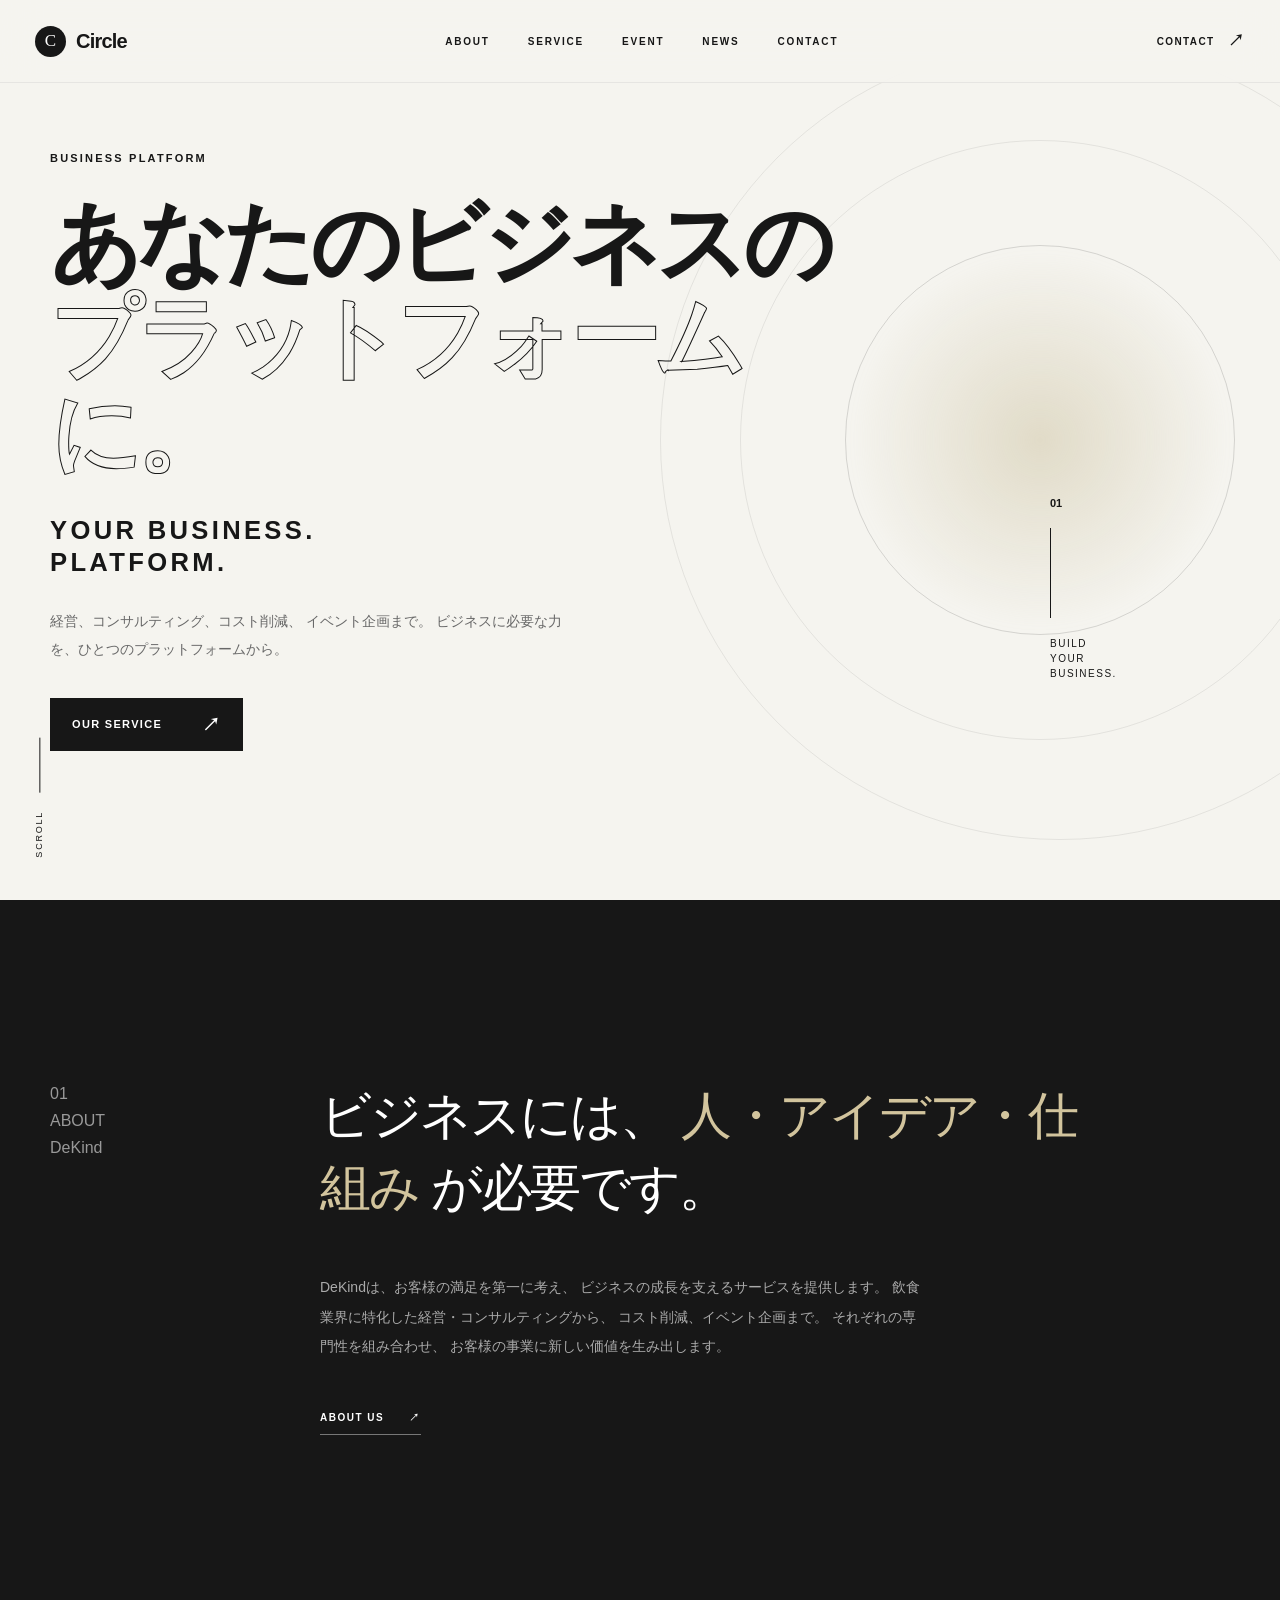
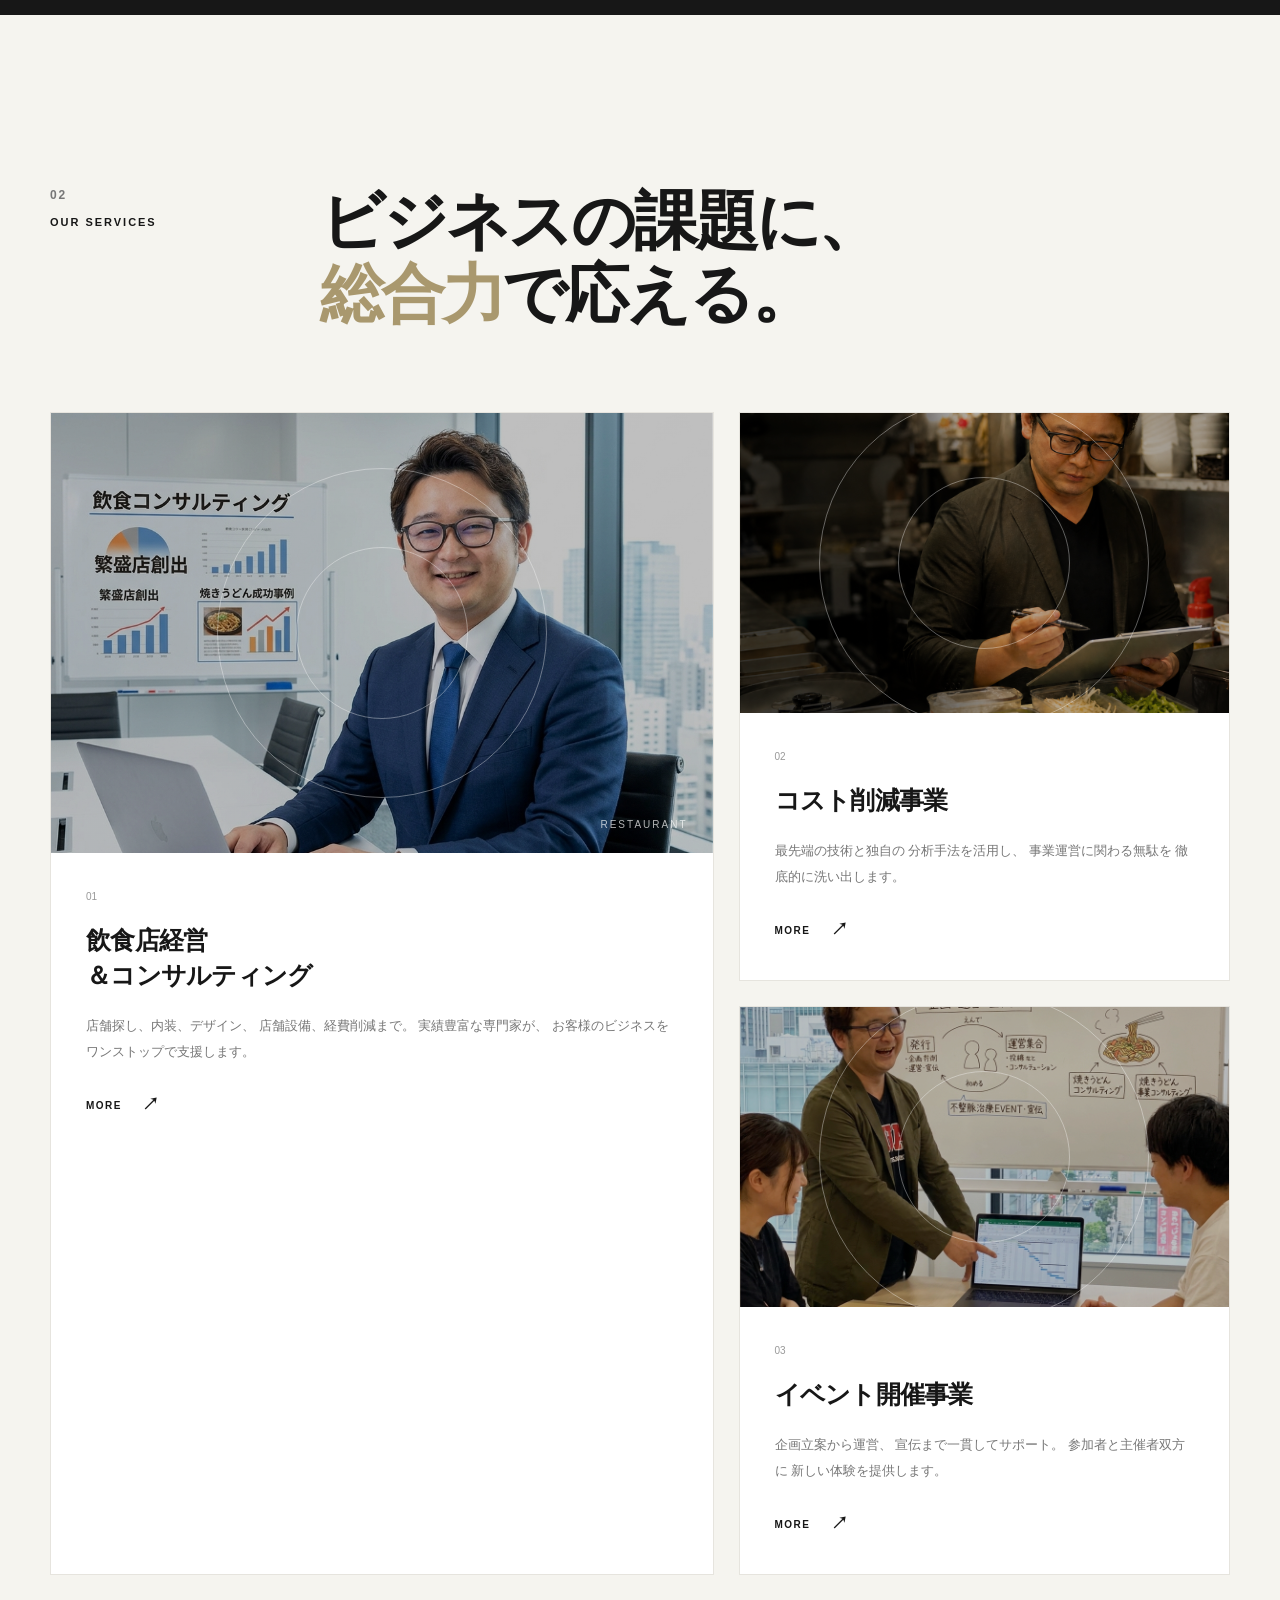
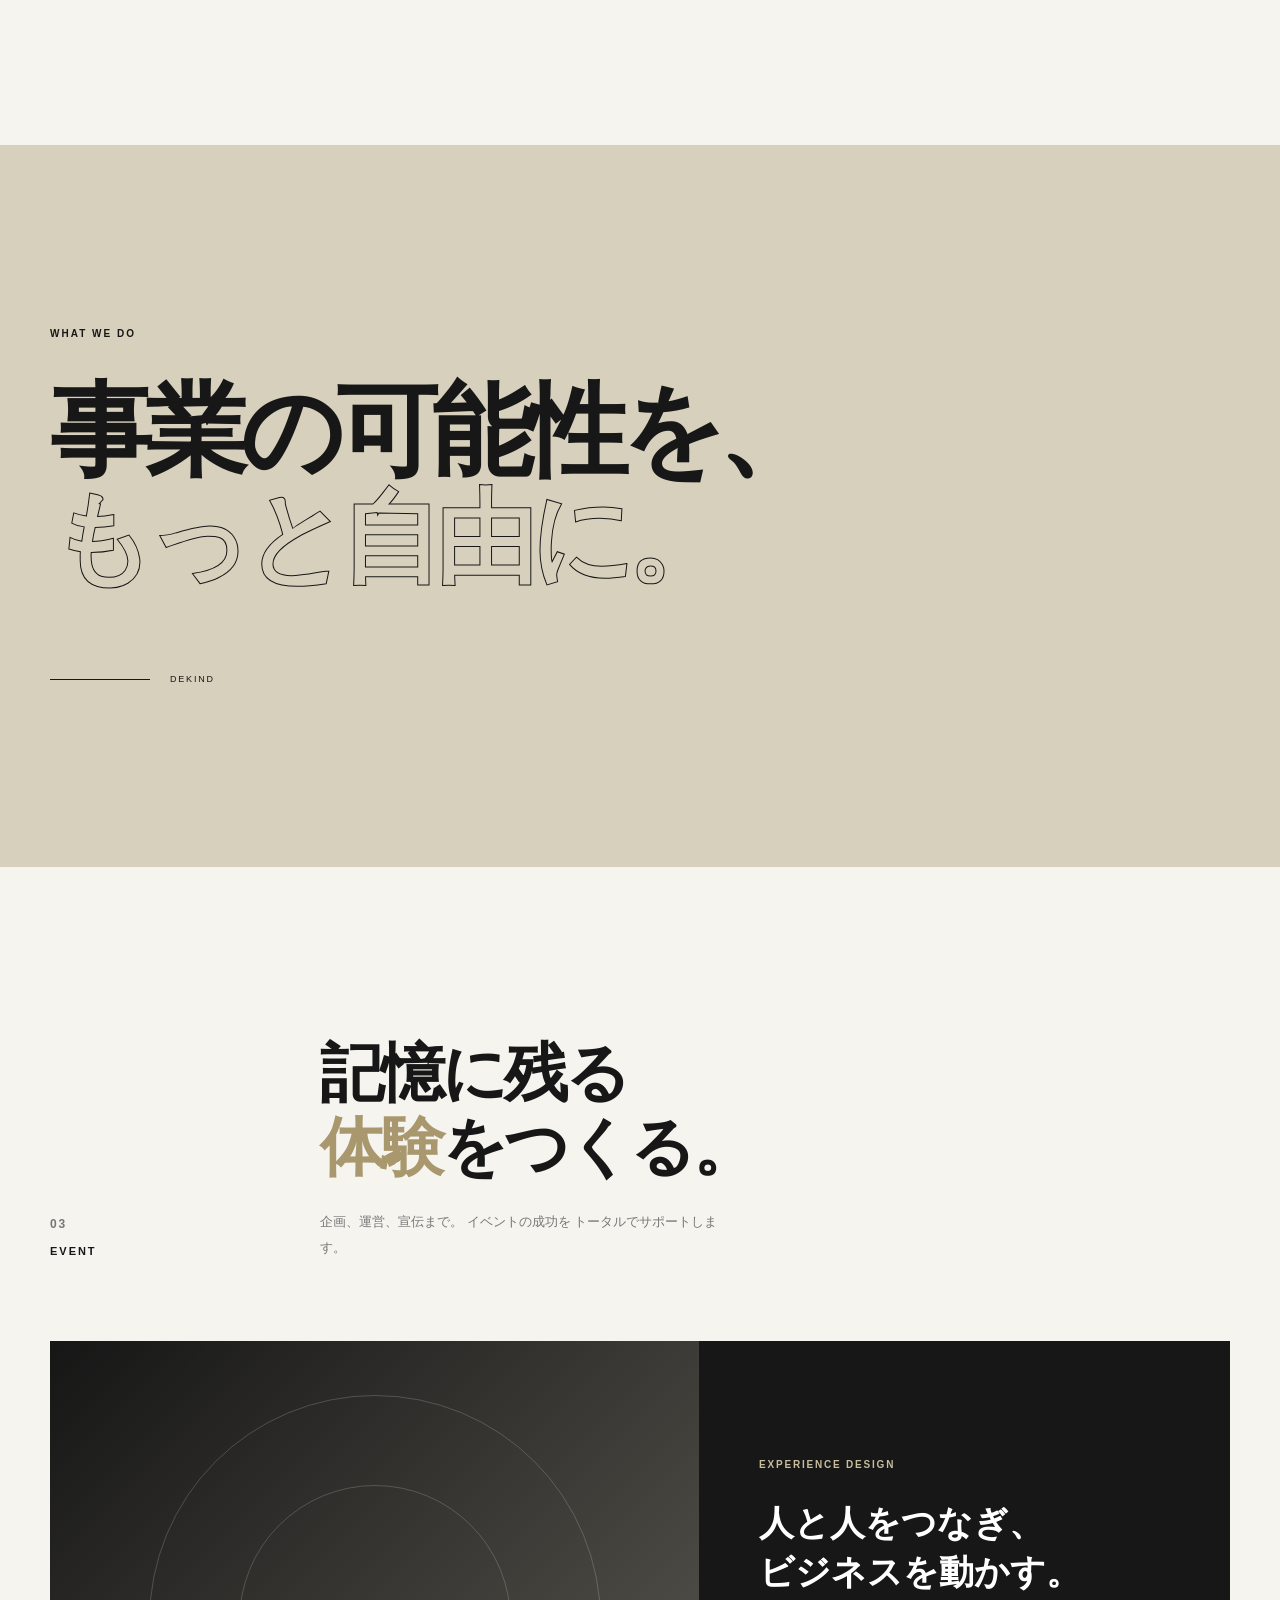
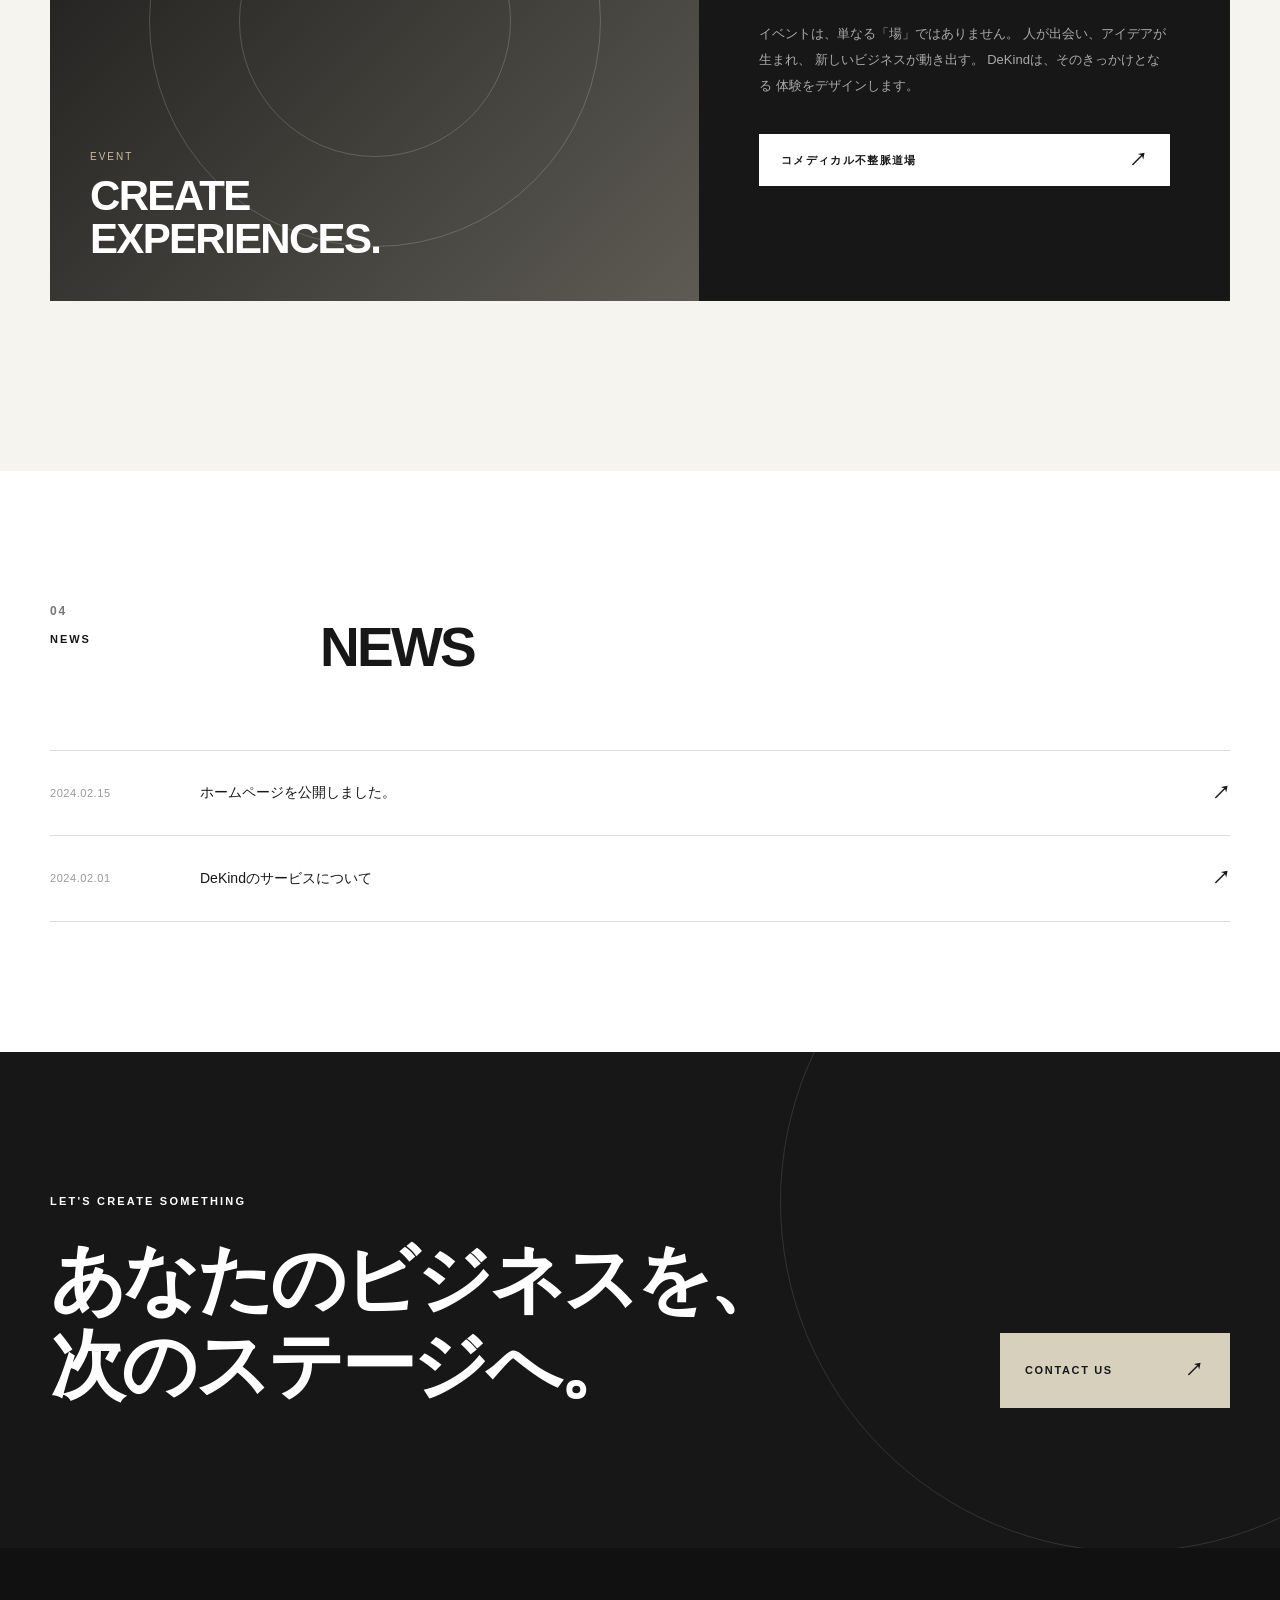
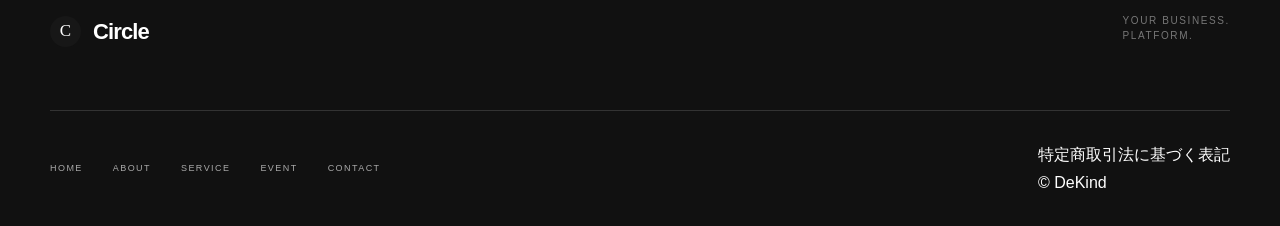
<file: index.html>
<!DOCTYPE html>
<html lang="ja">

<head>
    <meta charset="UTF-8">

    <meta name="viewport"
        content="width=device-width, initial-scale=1.0">

    <meta name="description"
        content="DeKind - あなたのビジネスのプラットフォームに。飲食店経営、コンサルティング、コスト削減、イベント企画を支援します。">

    <title>DeKind | YOUR BUSINESS. PLATFORM.</title>

    <link rel="stylesheet" href="style.css">
</head>


<body>

    <!-- =========================
         HEADER
    ========================== -->

    <header class="header">

        <div class="header-inner">

            <a href="#" class="logo">
                <span class="logo-mark">C</span>

                <span class="logo-text">
                    Circle
                </span>
            </a>


            <nav class="nav">

                <a href="#about">ABOUT</a>
                <a href="#service">SERVICE</a>
                <a href="#event">EVENT</a>
                <a href="#news">NEWS</a>
                <a href="#contact">CONTACT</a>

            </nav>


            <a href="#contact" class="header-contact">
                CONTACT
                <span>↗</span>
            </a>


            <button class="menu-button"
                    aria-label="メニューを開く">

                <span></span>
                <span></span>

            </button>

        </div>

    </header>



    <main>

        <!-- =========================
             HERO
        ========================== -->

        <section class="hero">

            <div class="hero-background">

                <div class="hero-orbit orbit-1"></div>
                <div class="hero-orbit orbit-2"></div>
                <div class="hero-orbit orbit-3"></div>

                <div class="hero-glow"></div>

            </div>


            <div class="hero-inner">

                <div class="hero-copy">

                    <p class="eyebrow">
                        BUSINESS PLATFORM
                    </p>


                    <h1>

                        あなたのビジネスの
                        <span>プラットフォームに。</span>

                    </h1>


                    <p class="hero-en">

                        YOUR BUSINESS.<br>
                        PLATFORM.

                    </p>


                    <p class="hero-description">

                        経営、コンサルティング、コスト削減、
                        イベント企画まで。
                        ビジネスに必要な力を、ひとつのプラットフォームから。

                    </p>


                    <a href="#service" class="primary-button">

                        OUR SERVICE

                        <span>↗</span>

                    </a>

                </div>


                <div class="hero-side">

                    <div class="hero-number">
                        01
                    </div>

                    <div class="hero-line"></div>

                    <p>
                        BUILD<br>
                        YOUR<br>
                        BUSINESS.
                    </p>

                </div>

            </div>


            <div class="scroll-indicator">

                <span>SCROLL</span>

                <div></div>

            </div>

        </section>



        <!-- =========================
             INTRO
        ========================== -->

        <section class="intro">

            <div class="container intro-grid">

                <div class="section-label">

                    <span>01</span>

                    <p>
                        ABOUT<br>
                        DeKind
                    </p>

                </div>


                <div class="intro-content">

                    <p class="large-text">

                        ビジネスには、
                        <em>人・アイデア・仕組み</em>
                        が必要です。

                    </p>


                    <p class="body-text">

                        DeKindは、お客様の満足を第一に考え、
                        ビジネスの成長を支えるサービスを提供します。

                        飲食業界に特化した経営・コンサルティングから、
                        コスト削減、イベント企画まで。

                        それぞれの専門性を組み合わせ、
                        お客様の事業に新しい価値を生み出します。

                    </p>


                    <a href="#" class="text-link">

                        ABOUT US

                        <span>↗</span>

                    </a>

                </div>

            </div>

        </section>



        <!-- =========================
             SERVICE
        ========================== -->

        <section id="service" class="service">

            <div class="container">

                <div class="section-heading">

                    <div>

                        <span class="section-number">
                            02
                        </span>

                        <p class="section-label-text">
                            OUR SERVICES
                        </p>

                    </div>


                    <h2>
                        ビジネスの課題に、<br>
                        <span>総合力</span>で応える。
                    </h2>

                </div>



                <div class="service-grid">


                    <!-- SERVICE 01 -->

                    <article class="service-card service-card-large">

                        <div class="service-visual visual-restaurant">

                            <div class="visual-circle"></div>

                            <span>
                                RESTAURANT
                            </span>

                        </div>


                        <div class="service-content">

                            <div class="service-index">
                                01
                            </div>

                            <h3>
                                飲食店経営<br>
                                ＆コンサルティング
                            </h3>

                            <p>

                                店舗探し、内装、デザイン、
                                店舗設備、経費削減まで。

                                実績豊富な専門家が、
                                お客様のビジネスを
                                ワンストップで支援します。

                            </p>

                            <a href="#" class="arrow-link">
                                MORE
                                <span>↗</span>
                            </a>

                        </div>

                    </article>



                    <!-- SERVICE 02 -->

                    <article class="service-card">

                        <div class="service-visual visual-cost">

                            <div class="visual-circle"></div>

                            <div class="graph">

                                <span></span>
                                <span></span>
                                <span></span>
                                <span></span>
                                <span></span>

                            </div>

                        </div>


                        <div class="service-content">

                            <div class="service-index">
                                02
                            </div>

                            <h3>
                                コスト削減事業
                            </h3>

                            <p>

                                最先端の技術と独自の
                                分析手法を活用し、
                                事業運営に関わる無駄を
                                徹底的に洗い出します。

                            </p>

                            <a href="#" class="arrow-link">
                                MORE
                                <span>↗</span>
                            </a>

                        </div>

                    </article>



                    <!-- SERVICE 03 -->

                    <article class="service-card">

                        <div class="service-visual visual-event">
                    
                        <div class="visual-circle"></div>

                            <div class="event-shape">

                                <span>EVENT</span>

                            </div>

                        </div>


                        <div class="service-content">

                            <div class="service-index">
                                03
                            </div>

                            <h3>
                                イベント開催事業
                            </h3>

                            <p>

                                企画立案から運営、
                                宣伝まで一貫してサポート。

                                参加者と主催者双方に
                                新しい体験を提供します。

                            </p>

                            <a href="#" class="arrow-link">
                                MORE
                                <span>↗</span>
                            </a>

                        </div>

                    </article>


                </div>

            </div>

        </section>



        <!-- =========================
             MESSAGE
        ========================== -->

        <section class="message">

            <div class="container">

                <p class="message-small">
                    WHAT WE DO
                </p>


                <h2>

                    事業の可能性を、
                    <br>

                    <span>もっと自由に。</span>

                </h2>


                <div class="message-decoration">

                    <div></div>

                    <span>
                        DEKIND
                    </span>

                </div>

            </div>

        </section>



        <!-- =========================
             EVENT
        ========================== -->

        <section id="event" class="event">

            <div class="container">

                <div class="section-heading event-heading">

                    <div>

                        <span class="section-number">
                            03
                        </span>

                        <p class="section-label-text">
                            EVENT
                        </p>

                    </div>


                    <div>

                        <h2>
                            記憶に残る<br>
                            <span>体験</span>をつくる。
                        </h2>

                        <p class="heading-description">

                            企画、運営、宣伝まで。
                            イベントの成功を
                            トータルでサポートします。

                        </p>

                    </div>

                </div>


                <div class="event-feature">

                    <div class="event-image">

                        <div class="event-overlay">

                            <span>
                                EVENT
                            </span>

                            <strong>
                                CREATE<br>
                                EXPERIENCES.
                            </strong>

                        </div>

                    </div>


                    <div class="event-info">

                        <p class="event-label">
                            EXPERIENCE DESIGN
                        </p>

                        <h3>
                            人と人をつなぎ、<br>
                            ビジネスを動かす。
                        </h3>

                        <p>

                            イベントは、単なる「場」ではありません。

                            人が出会い、アイデアが生まれ、
                            新しいビジネスが動き出す。

                            DeKindは、そのきっかけとなる
                            体験をデザインします。

                        </p>

                        <a href="main.html" class="primary-button dark">
                            コメディカル不整脈道場
                            <span>↗</span>
                        </a>

                    </div>

                </div>

            </div>

        </section>



        <!-- =========================
             NEWS
        ========================== -->

        <section id="news" class="news">

            <div class="container">

                <div class="news-header">

                    <div>

                        <span class="section-number">
                            04
                        </span>

                        <p class="section-label-text">
                            NEWS
                        </p>

                    </div>


                    <h2>
                        NEWS
                    </h2>

                </div>


                <div class="news-list">

                    <a href="#" class="news-item">

                        <time>
                            2024.02.15
                        </time>

                        <span>
                            ホームページを公開しました。
                        </span>

                        <strong>
                            ↗
                        </strong>

                    </a>


                    <a href="#" class="news-item">

                        <time>
                            2024.02.01
                        </time>

                        <span>
                            DeKindのサービスについて
                        </span>

                        <strong>
                            ↗
                        </strong>

                    </a>


                </div>

            </div>

        </section>



        <!-- =========================
             CTA
        ========================== -->

        <section id="contact" class="cta">

            <div class="cta-background">

                <div class="cta-circle"></div>

            </div>


            <div class="container cta-inner">

                <div>

                    <p class="eyebrow">
                        LET'S CREATE SOMETHING
                    </p>

                    <h2>
                        あなたのビジネスを、<br>
                        次のステージへ。
                    </h2>

                </div>


                <a href="#" class="cta-button">

                    CONTACT US

                    <span>↗</span>

                </a>

            </div>

        </section>

    </main>



    <!-- =========================
         FOOTER
    ========================== -->

    <footer class="footer">

        <div class="container">

            <div class="footer-top">

                <a href="#" class="footer-logo">

                    <span class="logo-mark">
                        C
                    </span>

                    <strong>
                        Circle
                    </strong>

                </a>


                <p>
                    YOUR BUSINESS.<br>
                    PLATFORM.
                </p>

            </div>

            <div class="footer-bottom">

                <nav>

                    <a href="#">HOME</a>
                    <a href="#about">ABOUT</a>
                    <a href="#service">SERVICE</a>
                    <a href="#event">EVENT</a>
                    <a href="#contact">CONTACT</a>

                </nav>

                <div class="footer-legal">

                    <a href="commercial-law.html">
                        特定商取引法に基づく表記
                </a>

                <p>
                    © DeKind
                </p>

            </div>

        </div>

    </footer>


</body>

</html>
</file>
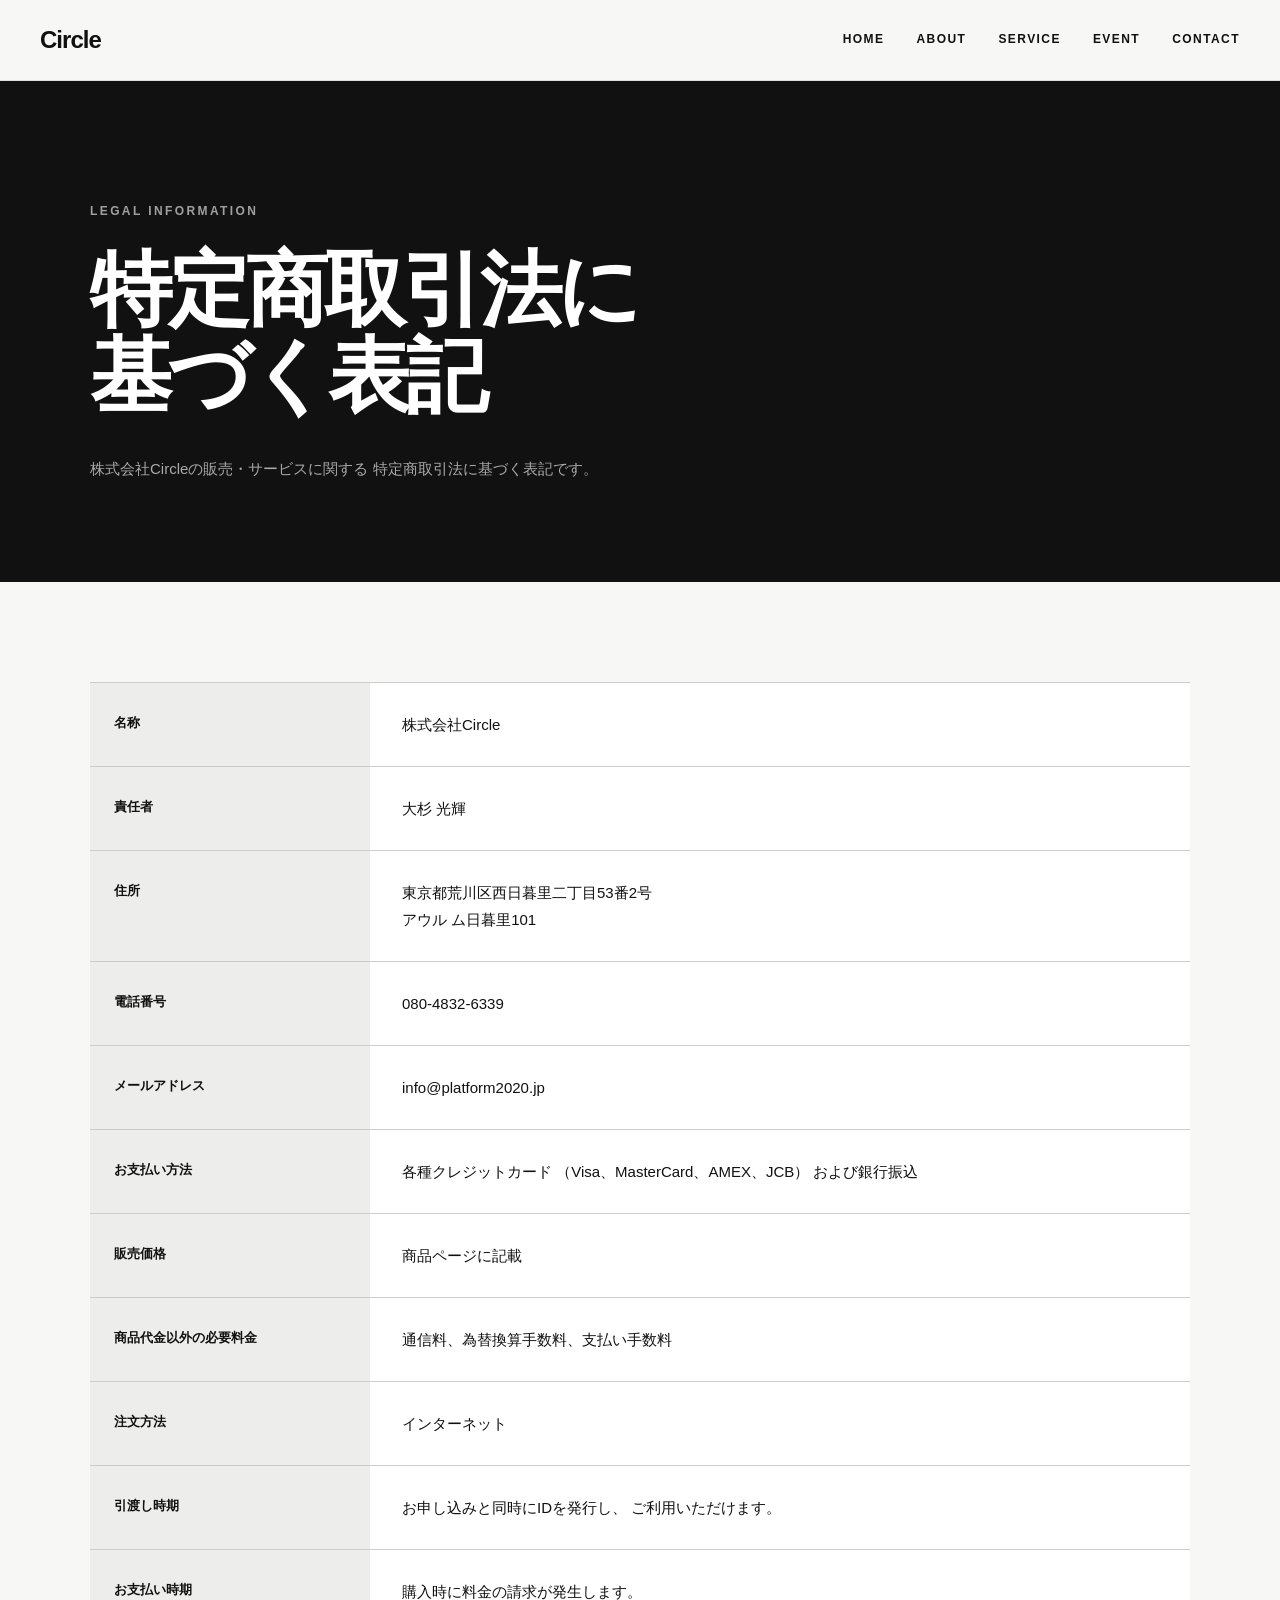
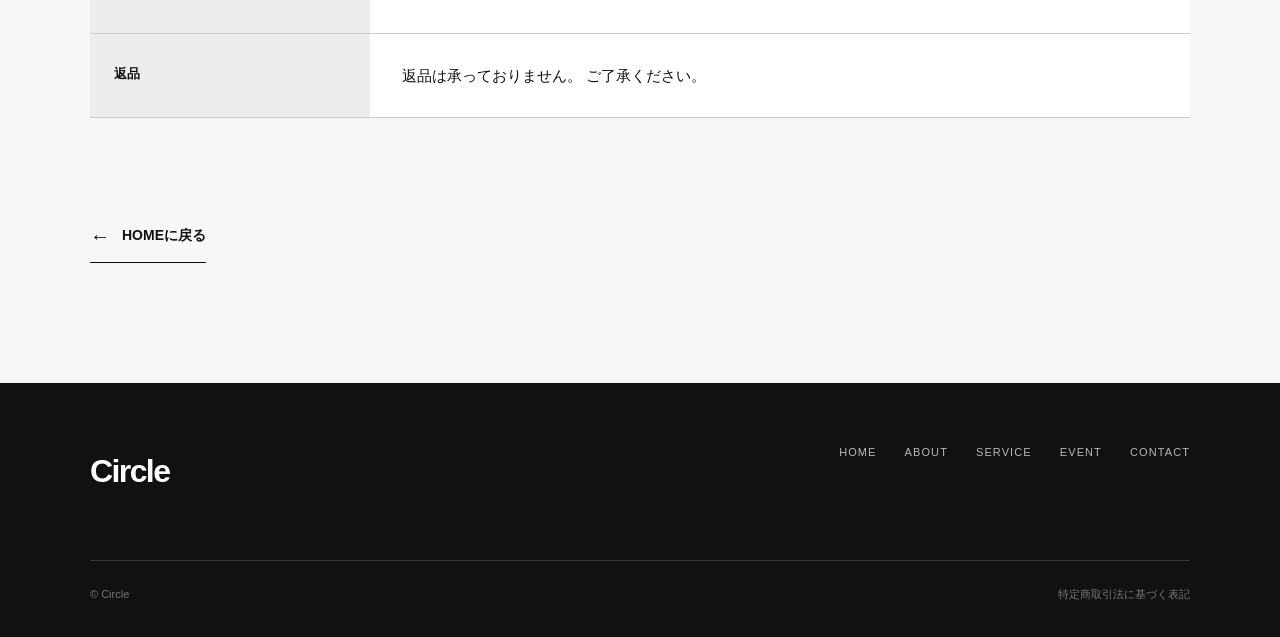
<file: commercial-law.html>
<!DOCTYPE html>
<html lang="ja">
<head>
    <meta charset="UTF-8">
    <meta name="viewport" content="width=device-width, initial-scale=1.0">

    <title>特定商取引法に基づく表記 | 株式会社Circle</title>

    <link rel="stylesheet" href="commercial-law.css">
</head>

<body>

    <!-- Header -->
    <header class="site-header">
        <div class="header-inner">

            <a href="index.html" class="logo">
                <span>Circle</span>
            </a>

            <nav class="nav">
                <a href="index.html">HOME</a>
                <a href="index.html#about">ABOUT</a>
                <a href="index.html#service">SERVICE</a>
                <a href="index.html#event">EVENT</a>
                <a href="index.html#contact">CONTACT</a>
            </nav>

        </div>
    </header>


    <!-- Main -->
    <main>

        <section class="page-header">
            <div class="container">

                <p class="page-label">LEGAL INFORMATION</p>

                <h1>
                    特定商取引法に<br>
                    基づく表記
                </h1>

                <p class="page-description">
                    株式会社Circleの販売・サービスに関する
                    特定商取引法に基づく表記です。
                </p>

            </div>
        </section>


        <section class="legal-section">
            <div class="container">

                <div class="legal-list">

                    <div class="legal-item">
                        <div class="legal-title">
                            名称
                        </div>
                        <div class="legal-content">
                            株式会社Circle
                        </div>
                    </div>


                    <div class="legal-item">
                        <div class="legal-title">
                            責任者
                        </div>
                        <div class="legal-content">
                            大杉 光輝
                        </div>
                    </div>


                    <div class="legal-item">
                        <div class="legal-title">
                            住所
                        </div>
                        <div class="legal-content">
                            東京都荒川区西日暮里二丁目53番2号<br>
                            アウル ム日暮里101
                        </div>
                    </div>


                    <div class="legal-item">
                        <div class="legal-title">
                            電話番号
                        </div>
                        <div class="legal-content">
                            080-4832-6339
                        </div>
                    </div>


                    <div class="legal-item">
                        <div class="legal-title">
                            メールアドレス
                        </div>
                        <div class="legal-content">
                            info@platform2020.jp
                        </div>
                    </div>


                    <div class="legal-item">
                        <div class="legal-title">
                            お支払い方法
                        </div>
                        <div class="legal-content">
                            各種クレジットカード
                            （Visa、MasterCard、AMEX、JCB）
                            および銀行振込
                        </div>
                    </div>


                    <div class="legal-item">
                        <div class="legal-title">
                            販売価格
                        </div>
                        <div class="legal-content">
                            商品ページに記載
                        </div>
                    </div>


                    <div class="legal-item">
                        <div class="legal-title">
                            商品代金以外の必要料金
                        </div>
                        <div class="legal-content">
                            通信料、為替換算手数料、支払い手数料
                        </div>
                    </div>


                    <div class="legal-item">
                        <div class="legal-title">
                            注文方法
                        </div>
                        <div class="legal-content">
                            インターネット
                        </div>
                    </div>


                    <div class="legal-item">
                        <div class="legal-title">
                            引渡し時期
                        </div>
                        <div class="legal-content">
                            お申し込みと同時にIDを発行し、
                            ご利用いただけます。
                        </div>
                    </div>


                    <div class="legal-item">
                        <div class="legal-title">
                            お支払い時期
                        </div>
                        <div class="legal-content">
                            購入時に料金の請求が発生します。
                        </div>
                    </div>


                    <div class="legal-item">
                        <div class="legal-title">
                            返品
                        </div>
                        <div class="legal-content">
                            返品は承っておりません。
                            ご了承ください。
                        </div>
                    </div>

                </div>

            </div>
        </section>


        <!-- Back -->
        <section class="back-section">
            <div class="container">

                <a href="index.html" class="back-link">
                    <span>←</span>
                    HOMEに戻る
                </a>

            </div>
        </section>

    </main>


    <!-- Footer -->
    <footer class="site-footer">

        <div class="container">

            <div class="footer-top">

                <div class="footer-logo">
                    Circle
                </div>

                <nav class="footer-nav">
                    <a href="index.html">HOME</a>
                    <a href="index.html#about">ABOUT</a>
                    <a href="index.html#service">SERVICE</a>
                    <a href="index.html#event">EVENT</a>
                    <a href="index.html#contact">CONTACT</a>
                </nav>

            </div>


            <div class="footer-bottom">

                <p>
                    © Circle
                </p>

                <a href="commercial-law.html">
                    特定商取引法に基づく表記
                </a>

            </div>

        </div>

    </footer>

</body>
</html>
</file>
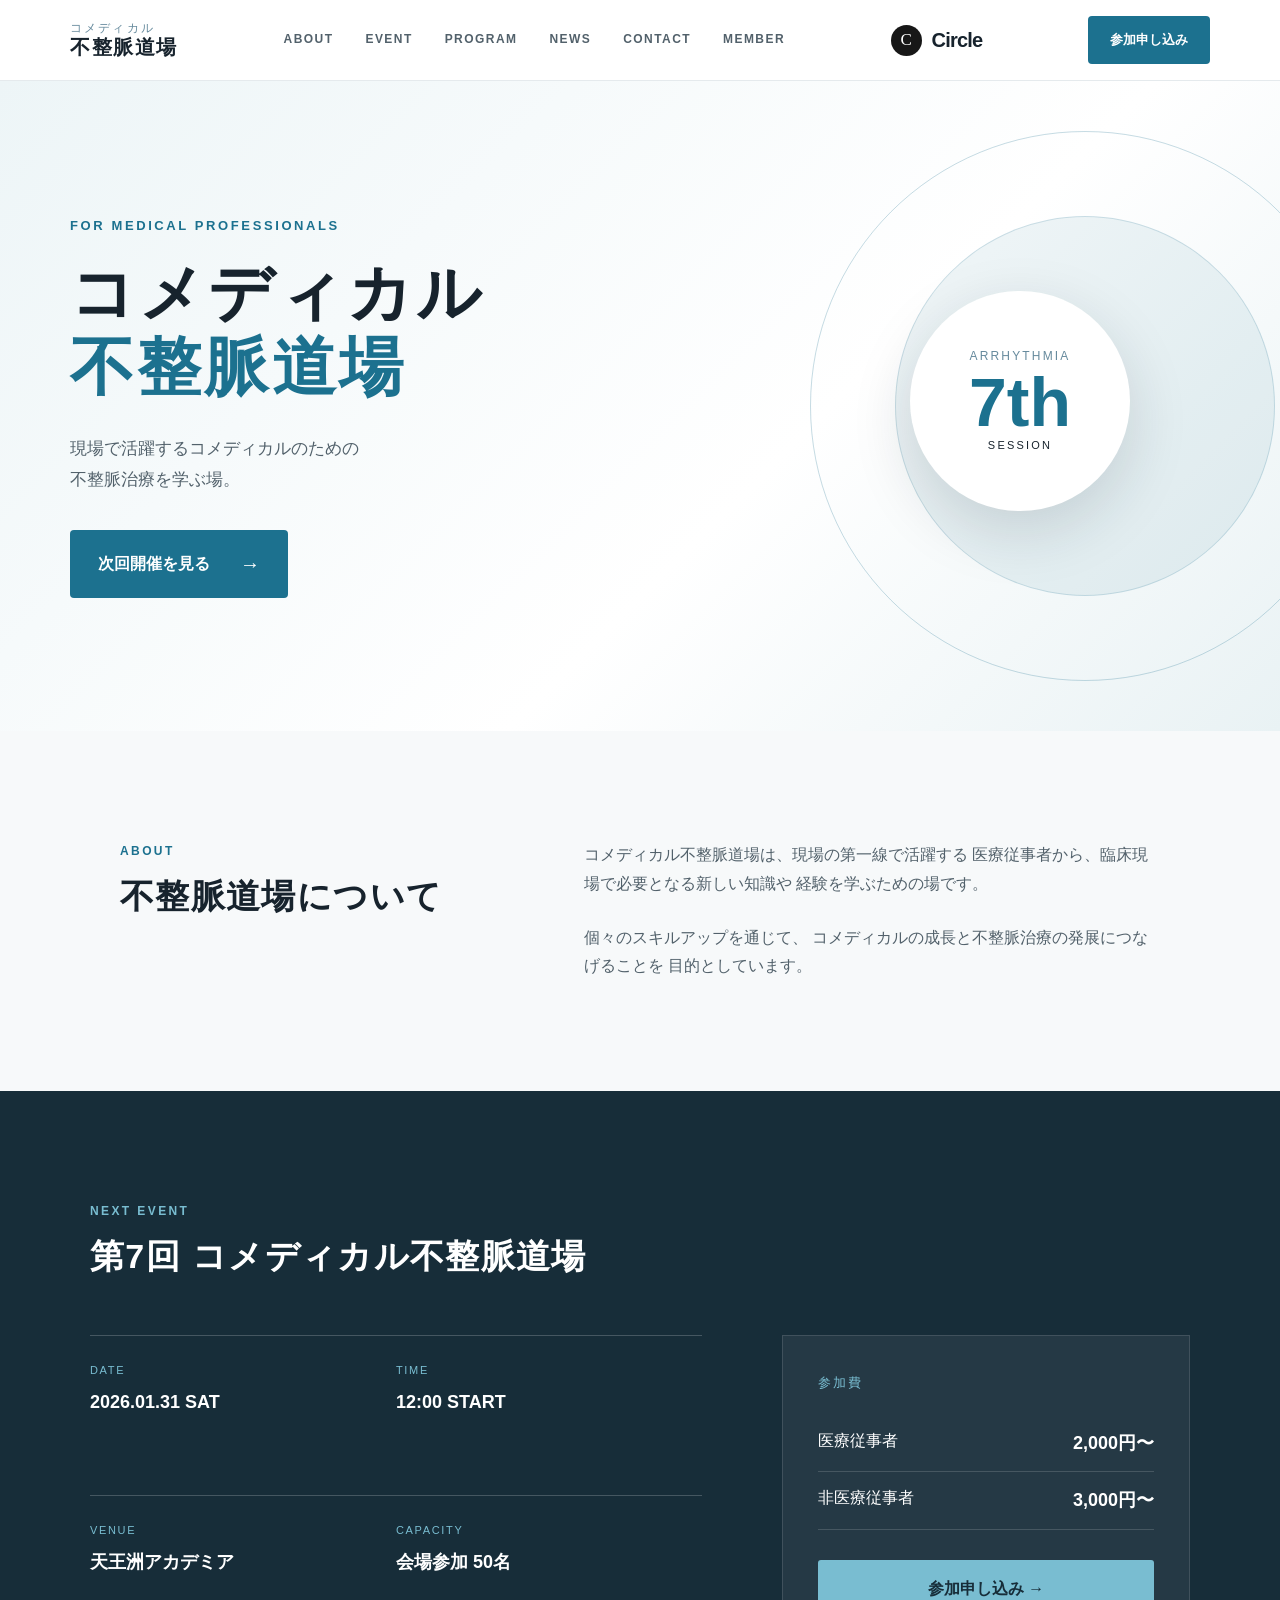
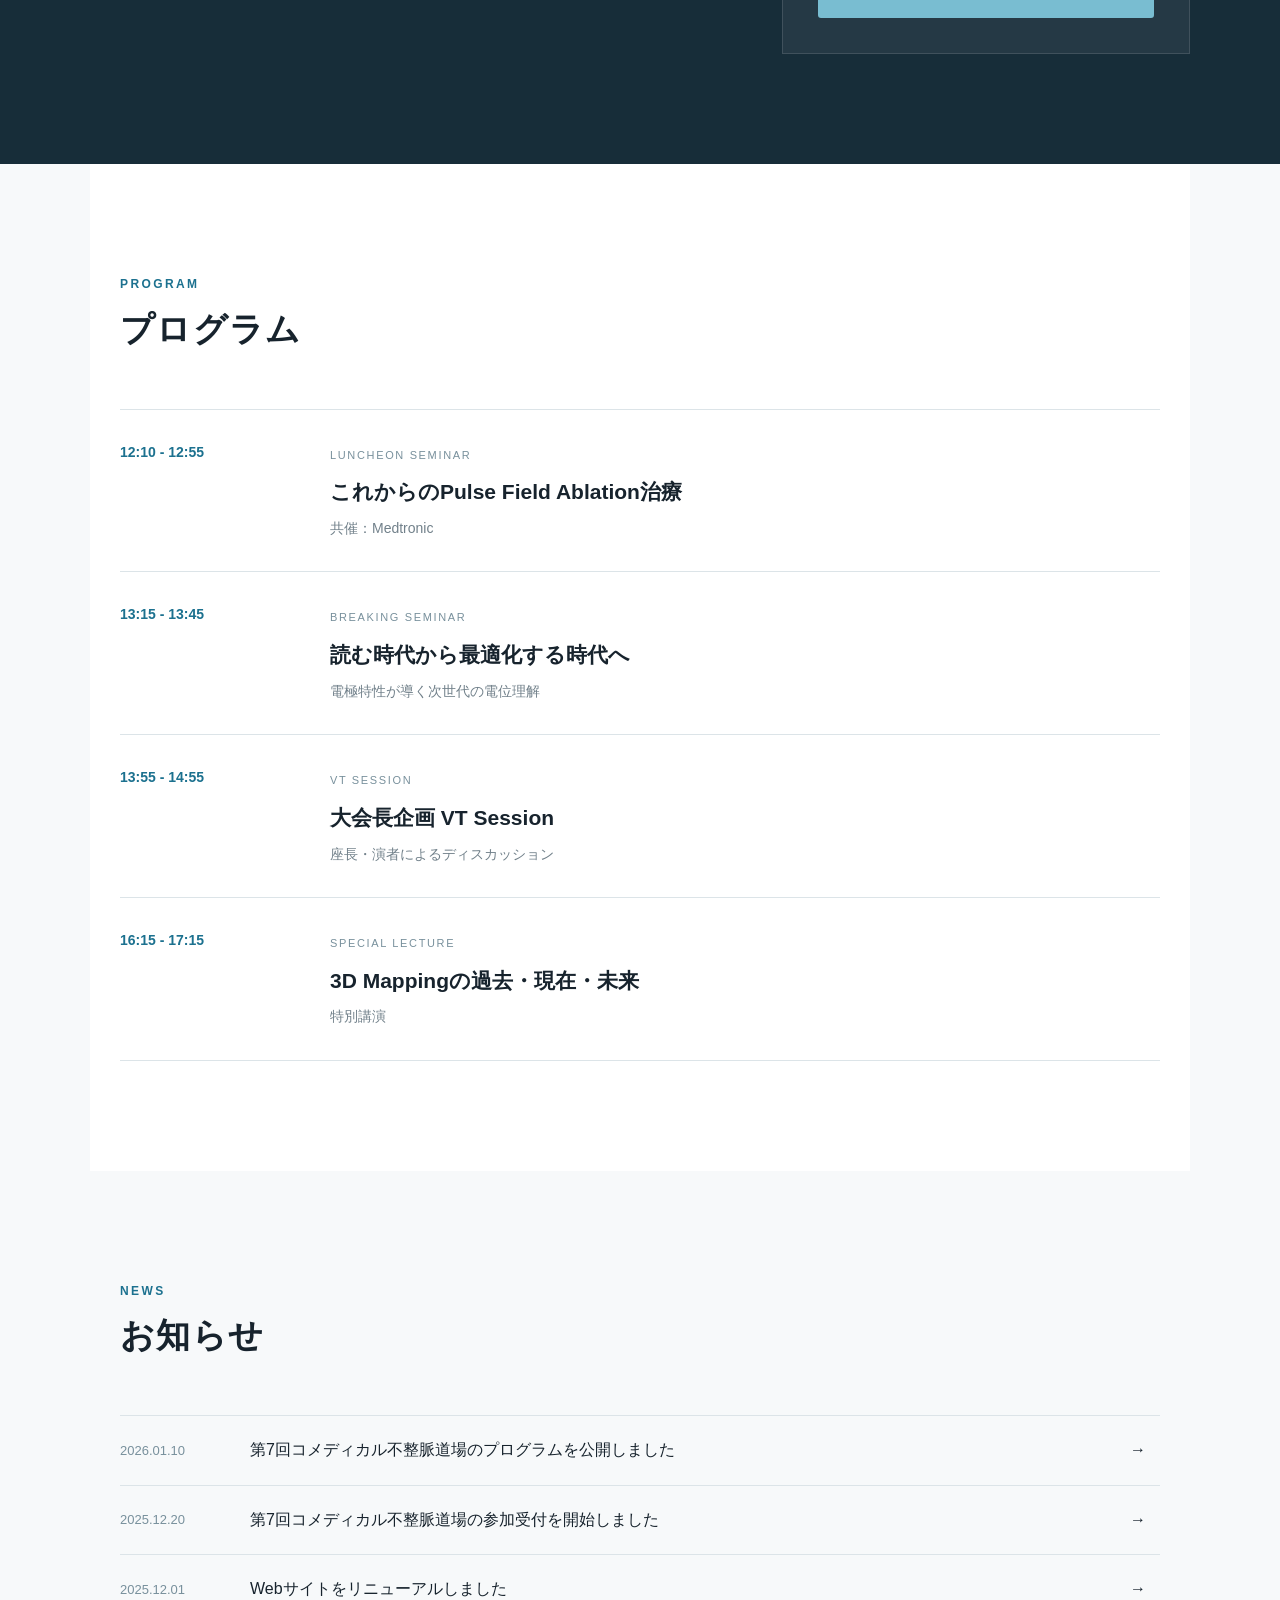
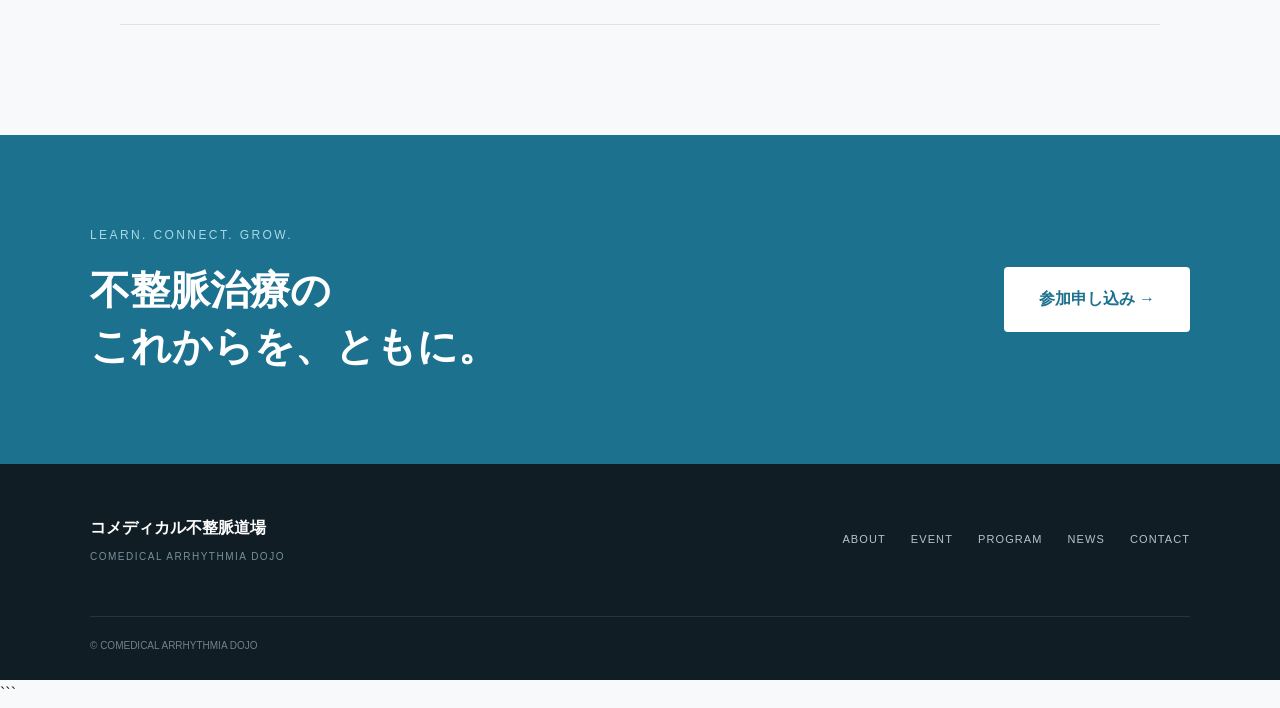
<file: main.html>
<!DOCTYPE html>
<html lang="ja">
<head>
    <meta charset="UTF-8">
    <meta name="viewport" content="width=device-width, initial-scale=1.0">

    <title>コメディカル不整脈道場</title>

    <link rel="stylesheet" href="main.css">
</head>

<body>

    <!-- ヘッダー -->
    <header class="header">
        <div class="header-inner">

            <a href="#" class="logo">
                <span class="logo-main">コメディカル</span>
                <span class="logo-sub">不整脈道場</span>
            </a>

            <nav class="nav">
                <a href="#about">ABOUT</a>
                <a href="#event">EVENT</a>
                <a href="#program">PROGRAM</a>
                <a href="#news">NEWS</a>
                <a href="#contact">CONTACT</a>
                <a href="member.html">MEMBER</a>
            </nav>
            
            <a href="index.html" class="logo_d">
                <span class="logo-mark_d">C</span>

                <span class="logo-text_d">
                    Circle
                </span>
            </a>

            <a href="#event" class="header-button">
                参加申し込み
            </a>

        </div>
    </header>


    <!-- メインビジュアル -->
    <main>

        <section class="hero">

            <div class="hero-content">

                <p class="hero-label">
                    FOR MEDICAL PROFESSIONALS
                </p>

                <h1>
                    コメディカル<br>
                    <span>不整脈道場</span>
                </h1>

                <p class="hero-description">
                    現場で活躍するコメディカルのための<br>
                    不整脈治療を学ぶ場。
                </p>

                <a href="#event" class="hero-button">
                    次回開催を見る
                    <span>→</span>
                </a>

            </div>

            <div class="hero-visual">
                <div class="circle circle-1"></div>
                <div class="circle circle-2"></div>

                <div class="hero-card">
                    <p>ARRHYTHMIA</p>
                    <strong>7th</strong>
                    <span>SESSION</span>
                </div>
            </div>

        </section>


        <!-- ABOUT -->
        <section id="about" class="section about">

            <div class="section-title">
                <span>ABOUT</span>
                <h2>不整脈道場について</h2>
            </div>

            <div class="about-content">

                <p>
                    コメディカル不整脈道場は、現場の第一線で活躍する
                    医療従事者から、臨床現場で必要となる新しい知識や
                    経験を学ぶための場です。
                </p>

                <p>
                    個々のスキルアップを通じて、
                    コメディカルの成長と不整脈治療の発展につなげることを
                    目的としています。
                </p>

            </div>

        </section>


        <!-- EVENT -->
        <section id="event" class="section event">

            <div class="section-title">
                <span>NEXT EVENT</span>
                <h2>第7回 コメディカル不整脈道場</h2>
            </div>

            <div class="event-grid">

                <div class="event-info">

                    <div class="info-item">
                        <span class="info-label">DATE</span>
                        <strong>2026.01.31 SAT</strong>
                    </div>

                    <div class="info-item">
                        <span class="info-label">TIME</span>
                        <strong>12:00 START</strong>
                    </div>

                    <div class="info-item">
                        <span class="info-label">VENUE</span>
                        <strong>天王洲アカデミア</strong>
                    </div>

                    <div class="info-item">
                        <span class="info-label">CAPACITY</span>
                        <strong>会場参加 50名</strong>
                    </div>

                </div>


                <div class="event-price">

                    <p>参加費</p>

                    <div>
                        <span>医療従事者</span>
                        <strong>2,000円〜</strong>
                    </div>

                    <div>
                        <span>非医療従事者</span>
                        <strong>3,000円〜</strong>
                    </div>

                    <a href="#" class="primary-button">
                        参加申し込み →
                    </a>

                </div>

            </div>

        </section>


        <!-- PROGRAM -->
        <section id="program" class="section program">

            <div class="section-title">
                <span>PROGRAM</span>
                <h2>プログラム</h2>
            </div>

            <div class="program-list">

                <article class="program-item">
                    <time>12:10 - 12:55</time>
                    <div>
                        <span class="program-category">LUNCHEON SEMINAR</span>
                        <h3>これからのPulse Field Ablation治療</h3>
                        <p>共催：Medtronic</p>
                    </div>
                </article>

                <article class="program-item">
                    <time>13:15 - 13:45</time>
                    <div>
                        <span class="program-category">BREAKING SEMINAR</span>
                        <h3>読む時代から最適化する時代へ</h3>
                        <p>電極特性が導く次世代の電位理解</p>
                    </div>
                </article>

                <article class="program-item">
                    <time>13:55 - 14:55</time>
                    <div>
                        <span class="program-category">VT SESSION</span>
                        <h3>大会長企画 VT Session</h3>
                        <p>座長・演者によるディスカッション</p>
                    </div>
                </article>

                <article class="program-item">
                    <time>16:15 - 17:15</time>
                    <div>
                        <span class="program-category">SPECIAL LECTURE</span>
                        <h3>3D Mappingの過去・現在・未来</h3>
                        <p>特別講演</p>
                    </div>
                </article>

            </div>

        </section>


        <!-- NEWS -->
        <section id="news" class="section news">

            <div class="section-title">
                <span>NEWS</span>
                <h2>お知らせ</h2>
            </div>

            <div class="news-list">

                <a href="#" class="news-item">
                    <time>2026.01.10</time>
                    <span>第7回コメディカル不整脈道場のプログラムを公開しました</span>
                    <span>→</span>
                </a>

                <a href="#" class="news-item">
                    <time>2025.12.20</time>
                    <span>第7回コメディカル不整脈道場の参加受付を開始しました</span>
                    <span>→</span>
                </a>

                <a href="#" class="news-item">
                    <time>2025.12.01</time>
                    <span>Webサイトをリニューアルしました</span>
                    <span>→</span>
                </a>

            </div>

        </section>


        <!-- CTA -->
        <section id="contact" class="cta">

            <div>
                <p>LEARN. CONNECT. GROW.</p>
                <h2>
                    不整脈治療の<br>
                    これからを、ともに。
                </h2>
            </div>

            <a href="#" class="cta-button">
                参加申し込み →
            </a>

        </section>

    </main>


    <!-- FOOTER -->
    <footer class="footer">

        <div class="footer-inner">

            <div class="footer-logo">
                <strong>コメディカル不整脈道場</strong>
                <span>COMEDICAL ARRHYTHMIA DOJO</span>
            </div>

            <div class="footer-links">
                <a href="#about">ABOUT</a>
                <a href="#event">EVENT</a>
                <a href="#program">PROGRAM</a>
                <a href="#news">NEWS</a>
                <a href="#contact">CONTACT</a>
            </div>

        </div>

        <p class="copyright">
            © COMEDICAL ARRHYTHMIA DOJO
        </p>

    </footer>

</body>
</html>
```
</file>
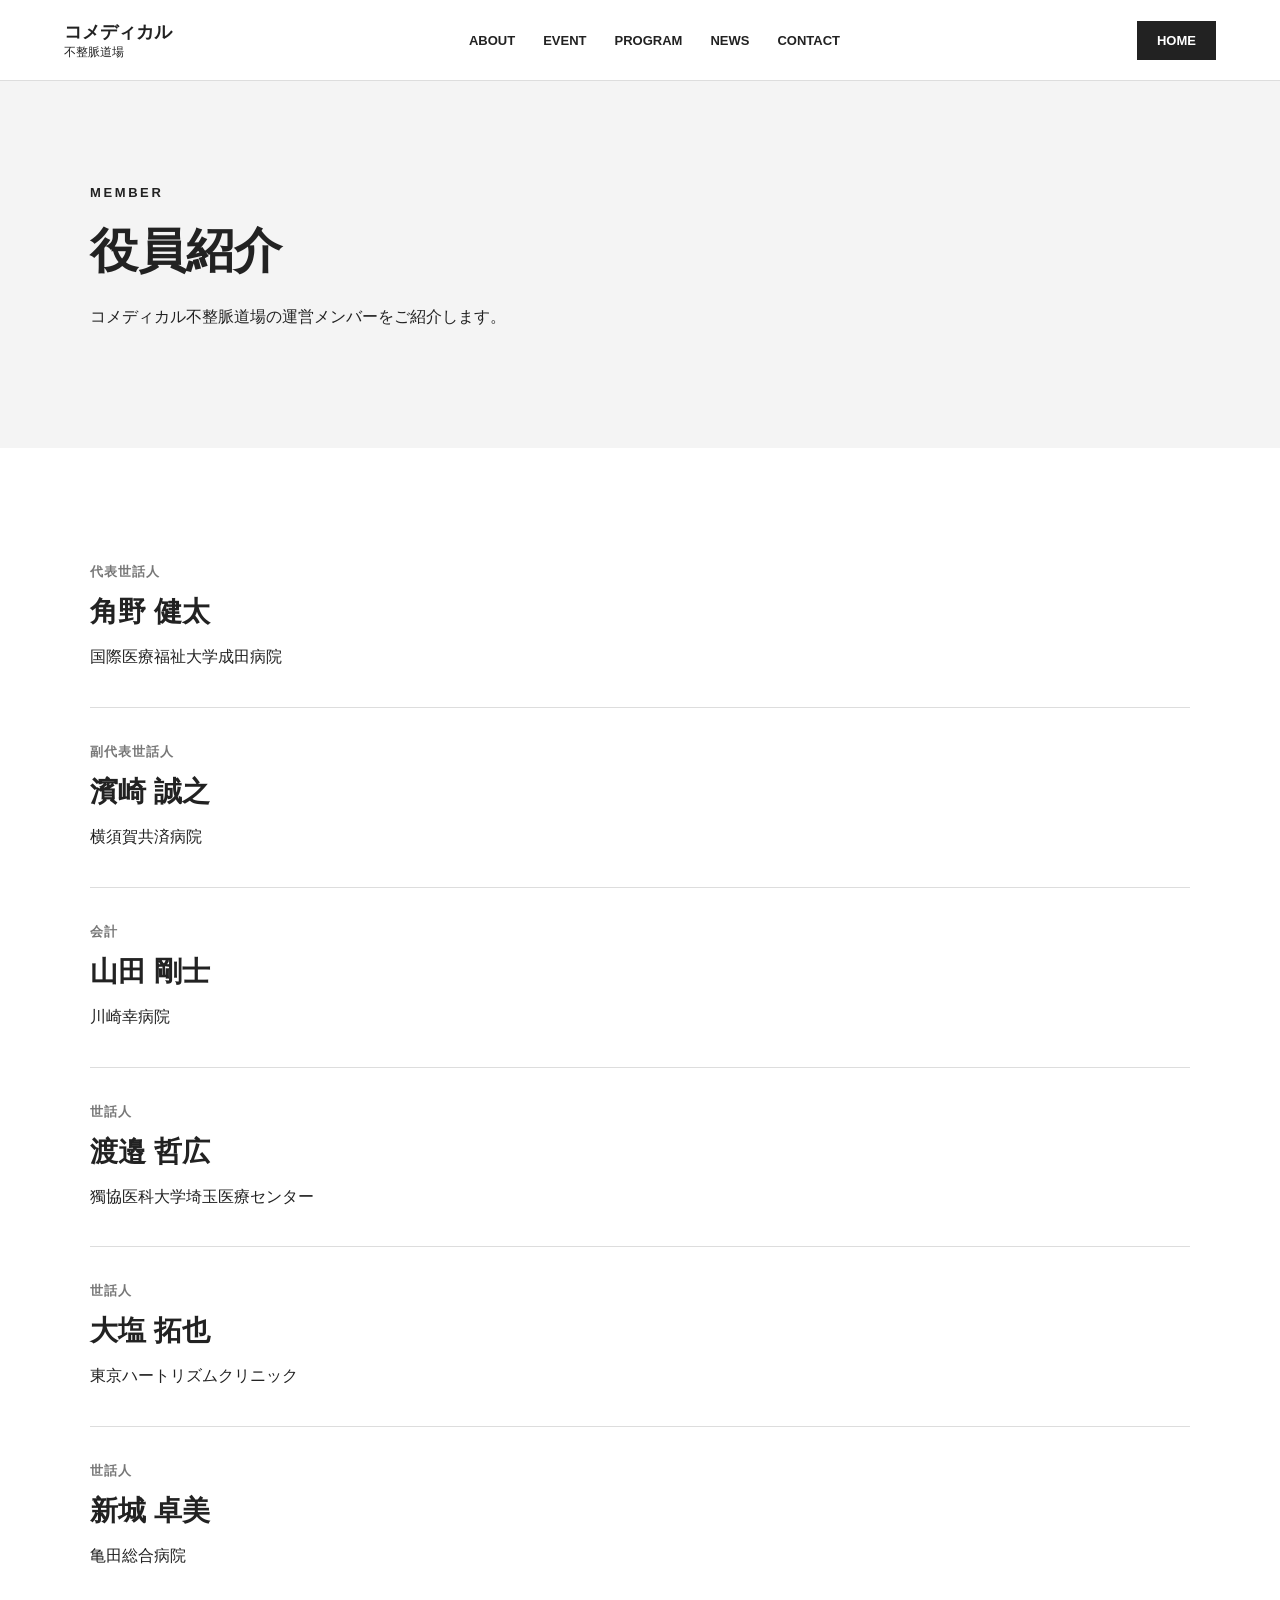
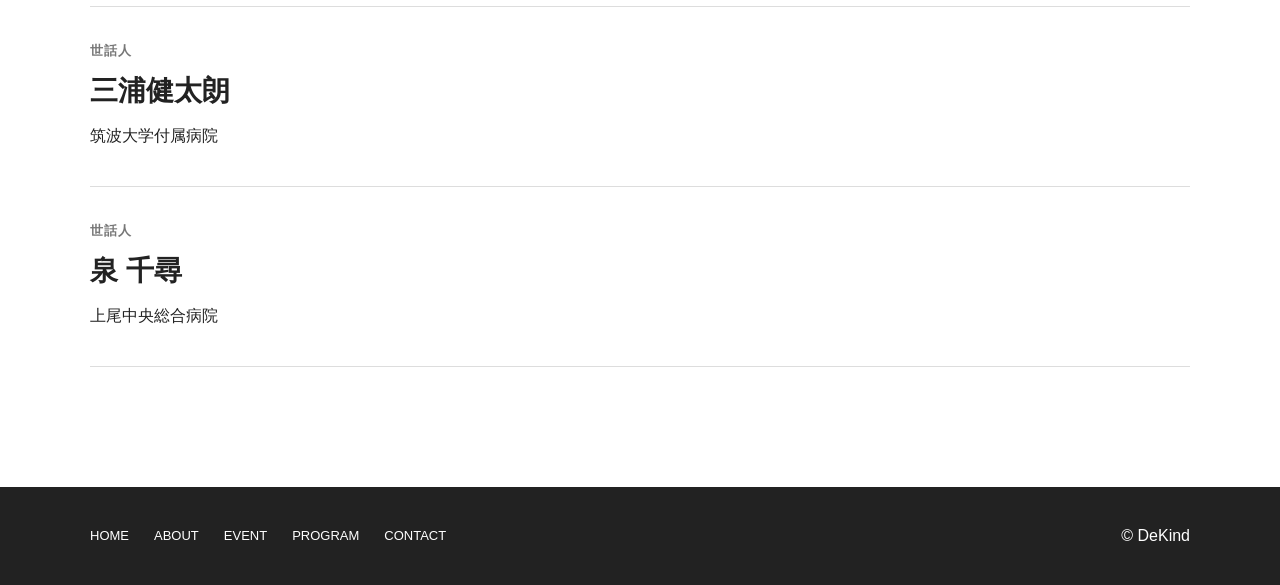
<file: member.html>
<!DOCTYPE html>
<html lang="ja">
<head>
    <meta charset="UTF-8">
    <meta name="viewport" content="width=device-width, initial-scale=1.0">

    <title>役員紹介 | コメディカル不整脈道場</title>

    <link rel="stylesheet" href="member.css">
</head>

<body>

<header class="header">
    <div class="header-inner">

        <a href="main.html" class="logo">
            <span class="logo-main">コメディカル</span>
            <span class="logo-sub">不整脈道場</span>
        </a>

        <nav class="nav">
            <a href="main.html#about">ABOUT</a>
            <a href="main.html#event">EVENT</a>
            <a href="main.html#program">PROGRAM</a>
            <a href="main.html#news">NEWS</a>
            <a href="main.html#contact">CONTACT</a>
        </nav>

        <a href="main.html" class="header-button">HOME</a>

    </div>
</header>


<main>

    <section class="member-hero">
        <div class="container">
            <p class="section-label">MEMBER</p>
            <h1>役員紹介</h1>
            <p>コメディカル不整脈道場の運営メンバーをご紹介します。</p>
        </div>
    </section>


    <section class="members">
        <div class="container">

            <!-- 代表世話人 -->
            <div class="member-card">
                <p class="member-role">代表世話人</p>
                <h2>角野 健太</h2>
                <p class="member-affiliation">
                    国際医療福祉大学成田病院
                </p>
            </div>


            <!-- 副代表世話人 -->
            <div class="member-card">
                <p class="member-role">副代表世話人</p>
                <h2>濱崎 誠之</h2>
                <p class="member-affiliation">
                    横須賀共済病院
                </p>
            </div>


            <!-- 会計 -->
            <div class="member-card">
                <p class="member-role">会計</p>
                <h2>山田 剛士</h2>
                <p class="member-affiliation">
                    川崎幸病院
                </p>
            </div>


            <!-- 世話人 -->
            <div class="member-card">
                <p class="member-role">世話人</p>
                <h2>渡邉 哲広</h2>
                <p class="member-affiliation">
                    獨協医科大学埼玉医療センター
                </p>
            </div>


            <!-- 世話人 -->
            <div class="member-card">
                <p class="member-role">世話人</p>
                <h2>大塩 拓也</h2>
                <p class="member-affiliation">
                    東京ハートリズムクリニック
                </p>
            </div>


            <!-- 世話人 -->
            <div class="member-card">
                <p class="member-role">世話人</p>
                <h2>新城 卓美</h2>
                <p class="member-affiliation">
                    亀田総合病院
                </p>
            </div>


            <!-- 世話人 -->
            <div class="member-card">
                <p class="member-role">世話人</p>
                <h2>三浦健太朗</h2>
                <p class="member-affiliation">
                    筑波大学付属病院
                </p>
            </div>


            <!-- 世話人 -->
            <div class="member-card">
                <p class="member-role">世話人</p>
                <h2>泉 千尋</h2>
                <p class="member-affiliation">
                    上尾中央総合病院
                </p>
            </div>

        </div>
    </section>

</main>


<footer class="footer">
    <div class="container">

        <div class="footer-bottom">

            <nav>
                <a href="main.html">HOME</a>
                <a href="main.html#about">ABOUT</a>
                <a href="main.html#event">EVENT</a>
                <a href="main.html#program">PROGRAM</a>
                <a href="main.html#contact">CONTACT</a>
            </nav>

            <p>© DeKind</p>

        </div>

    </div>
</footer>

</body>
</html>
</file>
<file: style.css>
/* =========================================
   RESET
========================================= */

* {
    margin: 0;
    padding: 0;
    box-sizing: border-box;
}

html {
    scroll-behavior: smooth;
}

body {
    font-family:
        -apple-system,
        BlinkMacSystemFont,
        "Helvetica Neue",
        "Hiragino Kaku Gothic ProN",
        "Hiragino Sans",
        "Yu Gothic",
        YuGothic,
        Arial,
        sans-serif;

    background: #f5f4ef;
    color: #171717;

    line-height: 1.7;

    overflow-x: hidden;
}

a {
    color: inherit;
    text-decoration: none;
}

button {
    font: inherit;
}


/* =========================================
   COMMON
========================================= */

.container {
    width: min(1180px, calc(100% - 80px));
    margin: 0 auto;
}

.eyebrow {
    font-size: 11px;
    font-weight: 700;
    letter-spacing: .2em;
}

.section-number {
    display: block;

    font-size: 12px;
    font-weight: 700;

    letter-spacing: .15em;

    color: #777;

    margin-bottom: 8px;
}

.section-label-text {
    font-size: 11px;
    font-weight: 700;

    letter-spacing: .18em;
}

.primary-button {
    display: inline-flex;
    align-items: center;
    justify-content: space-between;
    gap: 40px;

    padding: 17px 22px;

    min-width: 190px;

    background: #171717;
    color: #fff;

    font-size: 11px;
    font-weight: 700;

    letter-spacing: .12em;

    transition:
        transform .3s ease,
        background .3s ease;
}

.primary-button span {
    font-size: 18px;
    line-height: 1;
}

.primary-button:hover {
    transform: translateY(-3px);
    background: #333;
}

.primary-button.dark {
    background: #fff;
    color: #171717;
}

.primary-button.dark:hover {
    background: #ddd;
}


/* =========================================
   HEADER
========================================= */

.header {
    position: fixed;

    width: 100%;

    top: 0;
    left: 0;

    z-index: 1000;

    mix-blend-mode: normal;

    background: rgba(245, 244, 239, .88);

    backdrop-filter: blur(18px);

    border-bottom: 1px solid rgba(0, 0, 0, .06);
}

.header-inner {
    width: min(1380px, calc(100% - 70px));

    height: 82px;

    margin: 0 auto;

    display: flex;
    align-items: center;
    justify-content: space-between;
}

.logo {
    display: flex;
    align-items: center;

    gap: 10px;
}

.logo-mark {
    width: 31px;
    height: 31px;

    display: grid;
    place-items: center;

    background: #171717;
    color: #fff;

    font-family: Georgia, serif;
    font-size: 17px;

    border-radius: 50%;
}

.logo-text {
    font-size: 20px;
    font-weight: 700;

    letter-spacing: -.04em;
}

.nav {
    display: flex;
    align-items: center;

    gap: 38px;
}

.nav a {
    font-size: 10px;
    font-weight: 700;

    letter-spacing: .18em;

    transition: opacity .3s ease;
}

.nav a:hover {
    opacity: .45;
}

.header-contact {
    display: flex;
    align-items: center;
    gap: 13px;

    font-size: 10px;
    font-weight: 700;

    letter-spacing: .14em;
}

.header-contact span {
    font-size: 16px;
}

.menu-button {
    display: none;

    border: 0;
    background: transparent;

    width: 35px;
    height: 35px;
}


/* =========================================
   HERO
========================================= */

.hero {
    position: relative;

    min-height: 900px;

    display: flex;
    align-items: center;

    overflow: hidden;

    background: #f5f4ef;
}

.hero-inner {
    width: min(1180px, calc(100% - 80px));

    margin: 0 auto;

    display: grid;
    grid-template-columns: 1fr 180px;

    align-items: center;

    position: relative;

    z-index: 2;
}

.hero-copy {
    max-width: 820px;
}

.hero-copy .eyebrow {
    margin-bottom: 28px;
}

.hero h1 {
    font-size: clamp(45px, 7vw, 96px);

    line-height: 1.06;

    letter-spacing: -.06em;

    font-weight: 700;

    margin-bottom: 35px;
}

.hero h1 span {
    display: block;

    color: transparent;

    -webkit-text-stroke: 1px #171717;
}

.hero-en {
    font-size: clamp(18px, 2vw, 26px);

    line-height: 1.25;

    letter-spacing: .13em;

    font-weight: 600;

    margin-bottom: 28px;
}

.hero-description {
    max-width: 530px;

    color: #686868;

    font-size: 14px;

    line-height: 2;

    margin-bottom: 35px;
}

.hero-side {
    align-self: end;

    padding-bottom: 70px;
}

.hero-number {
    font-size: 11px;

    font-weight: 700;

    margin-bottom: 15px;
}

.hero-line {
    width: 1px;
    height: 90px;

    background: #171717;

    margin-bottom: 18px;
}

.hero-side p {
    font-size: 10px;

    line-height: 1.5;

    letter-spacing: .15em;
}

.hero-background {
    position: absolute;

    inset: 0;

    pointer-events: none;
}

.hero-orbit {
    position: absolute;

    border: 1px solid rgba(23, 23, 23, .08);

    border-radius: 50%;
}

.orbit-1 {
    width: 800px;
    height: 800px;

    right: -180px;
    top: 40px;
}

.orbit-2 {
    width: 600px;
    height: 600px;

    right: -60px;
    top: 140px;
}

.orbit-3 {
    width: 390px;
    height: 390px;

    right: 45px;
    top: 245px;

    border-color: rgba(23, 23, 23, .15);
}

.hero-glow {
    position: absolute;

    width: 380px;
    height: 380px;

    right: 50px;
    top: 250px;

    background:
        radial-gradient(
            circle,
            rgba(197, 185, 146, .42),
            rgba(197, 185, 146, 0) 70%
        );

    filter: blur(5px);
}

.scroll-indicator {
    position: absolute;

    left: 40px;
    bottom: 35px;

    display: flex;
    align-items: center;

    gap: 18px;

    font-size: 9px;

    letter-spacing: .2em;

    transform: rotate(-90deg);
    transform-origin: left center;
}

.scroll-indicator div {
    width: 55px;
    height: 1px;

    background: #171717;
}


/* =========================================
   INTRO
========================================= */

.intro {
    padding: 180px 0;

    background: #171717;
    color: #fff;
}

.intro-grid {
    display: grid;

    grid-template-columns: 180px 1fr;

    gap: 90px;
}

.intro .section-label {
    color: #999;
}

.intro-content {
    max-width: 760px;
}

.large-text {
    font-size: clamp(32px, 4vw, 54px);

    line-height: 1.4;

    letter-spacing: -.04em;

    margin-bottom: 50px;
}

.large-text em {
    color: #d2c49d;
    font-style: normal;
}

.body-text {
    max-width: 600px;

    color: #aaa;

    font-size: 14px;

    line-height: 2.1;

    margin-bottom: 40px;
}

.text-link {
    display: inline-flex;

    align-items: center;

    gap: 25px;

    padding-bottom: 8px;

    border-bottom: 1px solid #777;

    font-size: 10px;

    font-weight: 700;

    letter-spacing: .15em;
}


/* =========================================
   SERVICE
========================================= */

.service {
    padding: 170px 0;

    background: #f5f4ef;
}

.section-heading {
    display: grid;

    grid-template-columns: 180px 1fr;

    gap: 90px;

    margin-bottom: 80px;
}

.section-heading h2 {
    font-size: clamp(38px, 5vw, 65px);

    line-height: 1.15;

    letter-spacing: -.05em;
}

.section-heading h2 span {
    color: #a9986e;
}

.service-grid {
    display: grid;

    grid-template-columns: 1.35fr 1fr;

    gap: 25px;
}

.service-card {
    background: #fff;

    border: 1px solid #e6e4de;

    transition:
        transform .35s ease,
        box-shadow .35s ease;
}

.service-card:hover {
    transform: translateY(-7px);

    box-shadow:
        0 25px 70px rgba(0, 0, 0, .08);
}

.service-card-large {
    grid-row: span 2;
}

.service-visual {
    height: 300px;

    position: relative;

    overflow: hidden;
}

.service-card-large .service-visual {
    height: 440px;
}


.visual-restaurant {
    background:
        linear-gradient(
            rgba(0, 0, 0, 0.25),
            rgba(0, 0, 0, 0.25)
        ),
        url("restaurant.jpg");

    background-size: cover;
    background-position: center;
}

.visual-circle {
    position: absolute;

    width: 330px;
    height: 330px;

    border: 1px solid rgba(255,255,255,.35);

    border-radius: 50%;

    left: 50%;
    top: 50%;

    transform: translate(-50%, -50%);
}

.visual-circle::after {
    content: "";

    position: absolute;

    width: 170px;
    height: 170px;

    border: 1px solid rgba(255,255,255,.35);

    border-radius: 50%;

    left: 50%;
    top: 50%;

    transform: translate(-50%, -50%);
}

.visual-restaurant > span {
    position: absolute;

    right: 25px;
    bottom: 20px;

    color: rgba(255,255,255,.7);

    font-size: 10px;

    letter-spacing: .2em;
}

.visual-cost {
    background:
        linear-gradient(
            rgba(0, 0, 0, 0.30),
            rgba(0, 0, 0, 0.30)
        ),
        url("cost.png");

    background-size: cover;
    background-position: center;
}

.visual-cost .graph {
    display: none;
}

.graph {
    width: 170px;
    height: 120px;

    display: flex;
    align-items: end;

    gap: 13px;
}

.graph span {
    width: 20px;

    background: #171717;
}

.graph span:nth-child(1) {
    height: 30%;
}

.graph span:nth-child(2) {
    height: 45%;
}

.graph span:nth-child(3) {
    height: 60%;
}

.graph span:nth-child(4) {
    height: 80%;
}

.graph span:nth-child(5) {
    height: 100%;
}

.visual-event {
    background:
        linear-gradient(
            rgba(0, 0, 0, 0.25),
            rgba(0, 0, 0, 0.25)
        ),
        url("event.jpg");

    background-size: cover;
    background-position: center;
}

.visual-event .event-shape {
    display: none;
}

.event-shape span {
    transform: rotate(-45deg);

    font-size: 12px;

    letter-spacing: .18em;

    font-weight: 700;
}

.service-content {
    padding: 35px;
}

.service-index {
    font-size: 10px;

    color: #999;

    margin-bottom: 18px;
}

.service-content h3 {
    font-size: 25px;

    line-height: 1.4;

    letter-spacing: -.03em;

    margin-bottom: 20px;
}

.service-content p {
    color: #777;

    font-size: 13px;

    line-height: 2;

    margin-bottom: 25px;
}

.arrow-link {
    display: inline-flex;

    gap: 20px;

    align-items: center;

    font-size: 10px;

    font-weight: 700;

    letter-spacing: .15em;
}

.arrow-link span {
    font-size: 17px;
}


/* =========================================
   MESSAGE
========================================= */

.message {
    padding: 180px 0;

    background: #d7d0bd;

    overflow: hidden;
}

.message-small {
    font-size: 10px;

    font-weight: 700;

    letter-spacing: .2em;

    margin-bottom: 35px;
}

.message h2 {
    font-size: clamp(50px, 8vw, 110px);

    line-height: 1.05;

    letter-spacing: -.07em;
}

.message h2 span {
    color: transparent;

    -webkit-text-stroke: 1px #171717;
}

.message-decoration {
    margin-top: 80px;

    display: flex;

    align-items: center;

    gap: 20px;
}

.message-decoration div {
    width: 100px;
    height: 1px;

    background: #171717;
}

.message-decoration span {
    font-size: 9px;

    letter-spacing: .2em;
}


/* =========================================
   EVENT
========================================= */

.event {
    padding: 170px 0;

    background: #f5f4ef;
}

.event-heading {
    align-items: end;
}

.heading-description {
    max-width: 400px;

    color: #777;

    font-size: 13px;

    line-height: 2;

    margin-top: 25px;
}

.event-feature {
    display: grid;

    grid-template-columns: 1.1fr .9fr;

    min-height: 560px;

    background: #171717;

    color: #fff;
}

.event-image {
    position: relative;

    min-height: 560px;

    background:
        linear-gradient(
            135deg,
            #161616,
            #5d5b53
        );
}

.event-image::before,
.event-image::after {
    content: "";

    position: absolute;

    border: 1px solid rgba(255,255,255,.18);

    border-radius: 50%;
}

.event-image::before {
    width: 450px;
    height: 450px;

    left: 50%;
    top: 50%;

    transform: translate(-50%, -50%);
}

.event-image::after {
    width: 270px;
    height: 270px;

    left: 50%;
    top: 50%;

    transform: translate(-50%, -50%);
}

.event-overlay {
    position: absolute;

    left: 40px;
    bottom: 40px;

    z-index: 2;
}

.event-overlay span {
    display: block;

    font-size: 10px;

    letter-spacing: .2em;

    color: #c8bd9d;

    margin-bottom: 10px;
}

.event-overlay strong {
    font-size: 42px;

    line-height: 1;

    letter-spacing: -.04em;
}

.event-info {
    padding: 70px 60px;

    display: flex;
    flex-direction: column;

    justify-content: center;
}

.event-label {
    color: #c8bd9d;

    font-size: 10px;

    font-weight: 700;

    letter-spacing: .18em;

    margin-bottom: 25px;
}

.event-info h3 {
    font-size: 35px;

    line-height: 1.4;

    margin-bottom: 25px;
}

.event-info > p:not(.event-label) {
    color: #aaa;

    font-size: 13px;

    line-height: 2;

    margin-bottom: 35px;
}


/* =========================================
   NEWS
========================================= */

.news {
    padding: 130px 0;

    background: #fff;
}

.news-header {
    display: grid;

    grid-template-columns: 180px 1fr;

    gap: 90px;

    margin-bottom: 55px;
}

.news-header h2 {
    font-size: 55px;

    letter-spacing: -.05em;
}

.news-list {
    border-top: 1px solid #ddd;
}

.news-item {
    display: grid;

    grid-template-columns: 150px 1fr 40px;

    align-items: center;

    padding: 27px 0;

    border-bottom: 1px solid #ddd;

    transition: padding .3s ease;
}

.news-item:hover {
    padding-left: 10px;
}

.news-item time {
    color: #999;

    font-size: 11px;

    letter-spacing: .05em;
}

.news-item span {
    font-size: 14px;
}

.news-item strong {
    font-size: 18px;

    text-align: right;
}


/* =========================================
   CTA
========================================= */

.cta {
    position: relative;

    overflow: hidden;

    padding: 140px 0;

    background: #171717;

    color: #fff;
}

.cta-background {
    position: absolute;

    inset: 0;

    pointer-events: none;
}

.cta-circle {
    position: absolute;

    width: 700px;
    height: 700px;

    right: -200px;
    top: -200px;

    border: 1px solid rgba(255,255,255,.12);

    border-radius: 50%;
}

.cta-inner {
    position: relative;

    z-index: 2;

    display: flex;

    align-items: end;

    justify-content: space-between;

    gap: 50px;
}

.cta h2 {
    margin-top: 25px;

    font-size: clamp(40px, 6vw, 75px);

    line-height: 1.15;

    letter-spacing: -.05em;
}

.cta-button {
    display: flex;

    align-items: center;

    justify-content: space-between;

    gap: 70px;

    padding: 22px 25px;

    min-width: 230px;

    background: #d7d0bd;

    color: #171717;

    font-size: 11px;

    font-weight: 700;

    letter-spacing: .15em;

    transition: transform .3s ease;
}

.cta-button span {
    font-size: 18px;
}

.cta-button:hover {
    transform: translateY(-4px);
}


/* =========================================
   FOOTER
========================================= */

.footer {
    padding: 65px 0 30px;

    background: #111;

    color: #fff;
}

.footer-top {
    display: flex;

    align-items: start;

    justify-content: space-between;

    padding-bottom: 60px;

    border-bottom: 1px solid #333;
}

.footer-logo {
    display: flex;

    align-items: center;

    gap: 12px;
}

.footer-logo strong {
    font-size: 22px;

    letter-spacing: -.04em;
}

.footer-top > p {
    color: #777;

    font-size: 10px;

    letter-spacing: .16em;

    line-height: 1.5;
}

.footer-bottom {
    display: flex;

    justify-content: space-between;

    align-items: center;

    padding-top: 30px;
}

.footer-bottom nav {
    display: flex;

    gap: 30px;
}

.footer-bottom nav a {
    font-size: 9px;

    color: #aaa;

    letter-spacing: .16em;
}

.footer-bottom > p {
    color: #666;

    font-size: 9px;
}


/* =========================================
   MOBILE
========================================= */

@media (max-width: 900px) {

    .container,
    .hero-inner {
        width: min(100% - 40px, 700px);
    }

    .header-inner {
        width: calc(100% - 40px);
    }

    .nav,
    .header-contact {
        display: none;
    }

    .menu-button {
        display: flex;

        flex-direction: column;

        justify-content: center;

        gap: 6px;
    }

    .menu-button span {
        display: block;

        width: 24px;
        height: 1px;

        background: #171717;
    }

    .hero {
        min-height: 850px;
    }

    .hero-inner {
        grid-template-columns: 1fr;
    }

    .hero-side {
        display: none;
    }

    .hero-background {
        opacity: .6;
    }

    .hero h1 {
        font-size: clamp(44px, 12vw, 75px);
    }

    .intro-grid,
    .section-heading,
    .news-header {
        grid-template-columns: 1fr;

        gap: 35px;
    }

    .intro,
    .service,
    .event {
        padding: 110px 0;
    }

    .service-grid {
        grid-template-columns: 1fr;
    }

    .service-card-large {
        grid-row: auto;
    }

    .service-card-large .service-visual {
        height: 330px;
    }

    .event-feature {
        grid-template-columns: 1fr;
    }

    .event-image {
        min-height: 400px;
    }

    .event-info {
        padding: 50px 30px;
    }

    .cta-inner {
        flex-direction: column;

        align-items: flex-start;
    }

    .news-item {
        grid-template-columns: 100px 1fr 30px;
    }

}


@media (max-width: 600px) {

    .header-inner {
        height: 70px;
    }

    .hero {
        min-height: 780px;
    }

    .hero-description {
        font-size: 13px;
    }

    .scroll-indicator {
        left: 20px;
    }

    .intro {
        padding: 90px 0;
    }

    .large-text {
        font-size: 34px;
    }

    .service,
    .event {
        padding: 90px 0;
    }

    .section-heading h2 {
        font-size: 42px;
    }

    .service-content {
        padding: 27px;
    }

    .service-content h3 {
        font-size: 22px;
    }

    .message {
        padding: 110px 0;
    }

    .message h2 {
        font-size: 55px;
    }

    .event-overlay {
        left: 25px;
        bottom: 25px;
    }

    .event-overlay strong {
        font-size: 32px;
    }

    .news-item {
        grid-template-columns: 1fr 25px;

        gap: 8px;
    }

    .news-item time {
        grid-column: 1 / 3;
    }

    .news-item span {
        font-size: 13px;
    }

    .footer-top,
    .footer-bottom {
        flex-direction: column;

        gap: 30px;

        align-items: flex-start;
    }

    .footer-bottom nav {
        flex-wrap: wrap;
    }

}
```
</file>
<file: commercial-law.css>
/* =========================
   Base
========================= */

* {
    margin: 0;
    padding: 0;
    box-sizing: border-box;
}

html {
    scroll-behavior: smooth;
}

body {
    font-family:
        -apple-system,
        BlinkMacSystemFont,
        "Helvetica Neue",
        "Hiragino Kaku Gothic ProN",
        "Hiragino Sans",
        Arial,
        sans-serif;

    color: #111;
    background: #f7f7f5;
    line-height: 1.8;
}

a {
    color: inherit;
    text-decoration: none;
}

.container {
    width: min(1100px, calc(100% - 48px));
    margin: 0 auto;
}


/* =========================
   Header
========================= */

.site-header {
    position: sticky;
    top: 0;
    z-index: 100;

    background: rgba(247, 247, 245, 0.92);
    backdrop-filter: blur(12px);

    border-bottom: 1px solid #ddd;
}

.header-inner {
    width: min(1200px, calc(100% - 48px));
    height: 80px;

    margin: 0 auto;

    display: flex;
    align-items: center;
    justify-content: space-between;
}

.logo {
    font-size: 24px;
    font-weight: 700;
    letter-spacing: -0.04em;
}

.nav {
    display: flex;
    gap: 32px;
}

.nav a {
    font-size: 12px;
    font-weight: 600;
    letter-spacing: 0.12em;

    transition: opacity 0.2s ease;
}

.nav a:hover {
    opacity: 0.5;
}


/* =========================
   Page Header
========================= */

.page-header {
    padding: 120px 0 100px;

    background: #111;
    color: #fff;
}

.page-label {
    margin-bottom: 24px;

    font-size: 12px;
    font-weight: 600;
    letter-spacing: 0.2em;

    opacity: 0.6;
}

.page-header h1 {
    font-size: clamp(42px, 7vw, 82px);
    line-height: 1.05;
    letter-spacing: -0.05em;
    font-weight: 700;
}

.page-description {
    max-width: 560px;

    margin-top: 36px;

    color: #aaa;

    font-size: 15px;
}


/* =========================
   Legal Information
========================= */

.legal-section {
    padding: 100px 0;
}

.legal-list {
    border-top: 1px solid #ccc;
}

.legal-item {
    display: grid;
    grid-template-columns: 280px 1fr;

    border-bottom: 1px solid #ccc;
}

.legal-title {
    padding: 28px 24px;

    background: #ededeb;

    font-size: 13px;
    font-weight: 700;
}

.legal-content {
    padding: 28px 32px;

    background: #fff;

    font-size: 15px;
}


/* =========================
   Back Link
========================= */

.back-section {
    padding: 0 0 120px;
}

.back-link {
    display: inline-flex;
    align-items: center;
    gap: 12px;

    padding-bottom: 8px;

    border-bottom: 1px solid #111;

    font-size: 14px;
    font-weight: 600;

    transition: opacity 0.2s ease;
}

.back-link:hover {
    opacity: 0.5;
}

.back-link span {
    font-size: 20px;
}


/* =========================
   Footer
========================= */

.site-footer {
    background: #111;
    color: #fff;

    padding: 60px 0 32px;
}

.footer-top {
    display: flex;
    justify-content: space-between;
    align-items: flex-start;

    padding-bottom: 60px;

    border-bottom: 1px solid #333;
}

.footer-logo {
    font-size: 32px;
    font-weight: 700;
    letter-spacing: -0.05em;
}

.footer-nav {
    display: flex;
    gap: 28px;
}

.footer-nav a {
    font-size: 11px;
    letter-spacing: 0.1em;
    opacity: 0.7;

    transition: opacity 0.2s ease;
}

.footer-nav a:hover {
    opacity: 1;
}

.footer-bottom {
    display: flex;
    justify-content: space-between;
    align-items: center;

    padding-top: 24px;

    color: #777;
    font-size: 11px;
}

.footer-bottom a {
    transition: color 0.2s ease;
}

.footer-bottom a:hover {
    color: #fff;
}


/* =========================
   Mobile
========================= */

@media (max-width: 700px) {

    .container {
        width: min(100% - 32px, 1100px);
    }

    .header-inner {
        width: calc(100% - 32px);
        height: 68px;
    }

    .nav {
        display: none;
    }

    .page-header {
        padding: 80px 0 70px;
    }

    .page-header h1 {
        font-size: 44px;
    }

    .legal-section {
        padding: 60px 0;
    }

    .legal-item {
        display: block;
    }

    .legal-title {
        padding: 16px 20px;
    }

    .legal-content {
        padding: 20px;
    }

    .back-section {
        padding-bottom: 80px;
    }

    .footer-top {
        display: block;
        padding-bottom: 40px;
    }

    .footer-nav {
        margin-top: 32px;

        display: grid;
        grid-template-columns: 1fr 1fr;
        gap: 20px;
    }

    .footer-bottom {
        display: block;
    }

    .footer-bottom a {
        display: inline-block;
        margin-top: 12px;
    }
}
</file>
<file: main.css>
/* =========================
   RESET
========================= */

* {
    margin: 0;
    padding: 0;
    box-sizing: border-box;
}

html {
    scroll-behavior: smooth;
}

body {
    font-family:
        -apple-system,
        BlinkMacSystemFont,
        "Noto Sans JP",
        "Helvetica Neue",
        Arial,
        sans-serif;

    color: #17232d;
    background: #f7f9fa;
    line-height: 1.8;
}

a {
    color: inherit;
    text-decoration: none;
}


/* =========================
   HEADER
========================= */

.header {
    position: sticky;
    top: 0;
    z-index: 100;

    background: rgba(255, 255, 255, 0.95);
    border-bottom: 1px solid #e5eaed;
    backdrop-filter: blur(10px);
}

.header-inner {
    max-width: 1200px;
    margin: 0 auto;

    height: 80px;

    display: flex;
    align-items: center;
    justify-content: space-between;

    padding: 0 30px;
}

.logo {
    display: flex;
    flex-direction: column;

    line-height: 1.1;
}

.logo_d {
    display: flex;
    align-items: center;

    gap: 10px;
}

.logo-mark_d {
    width: 31px;
    height: 31px;

    display: grid;
    place-items: center;

    background: #171717;
    color: #fff;

    font-family: Georgia, serif;
    font-size: 17px;

    border-radius: 50%;
}

.logo-text_d {
    font-size: 20px;
    font-weight: 700;

    letter-spacing: -.04em;
}


.logo-main {
    font-size: 12px;
    letter-spacing: 0.18em;
    color: #668a9d;
}

.logo-sub {
    font-size: 20px;
    font-weight: 700;
    letter-spacing: 0.08em;
}

.nav {
    display: flex;
    gap: 32px;
}

.nav a {
    font-size: 12px;
    font-weight: 600;
    letter-spacing: 0.12em;
    color: #52616b;

    transition: 0.3s;
}

.nav a:hover {
    color: #1c718f;
}

.header-button {
    background: #1c718f;
    color: white;

    padding: 12px 22px;

    border-radius: 4px;

    font-size: 13px;
    font-weight: 700;

    transition: 0.3s;
}

.header-button:hover {
    background: #15566c;
}


.home-link {
    color: #333;
    text-decoration: none;
    font-weight: 600;
}

.home-link:hover {
    opacity: 0.6;
}

/* =========================
   HERO
========================= */

.hero {
    min-height: 650px;

    background:
        linear-gradient(
            135deg,
            #edf5f7 0%,
            #ffffff 60%,
            #e9f2f4 100%
        );

    display: flex;
    align-items: center;

    overflow: hidden;
}

.hero-content {
    width: 50%;
    max-width: 600px;

    margin-left: calc((100% - 1200px) / 2);

    padding: 80px 40px 80px 30px;

    position: relative;
    z-index: 2;
}

.hero-label {
    color: #1c718f;

    font-size: 13px;
    font-weight: 700;

    letter-spacing: 0.2em;

    margin-bottom: 20px;
}

.hero h1 {
    font-size: clamp(42px, 5vw, 72px);

    line-height: 1.15;

    letter-spacing: 0.05em;

    margin-bottom: 30px;
}

.hero h1 span {
    color: #1c718f;
}

.hero-description {
    font-size: 17px;
    color: #52616b;

    margin-bottom: 35px;
}

.hero-button {
    display: inline-flex;
    align-items: center;
    gap: 30px;

    background: #1c718f;
    color: white;

    padding: 16px 28px;

    border-radius: 4px;

    font-weight: 700;

    transition: 0.3s;
}

.hero-button:hover {
    background: #15566c;
    transform: translateY(-2px);
}

.hero-button span {
    font-size: 20px;
}


/* HERO VISUAL */

.hero-visual {
    position: relative;

    width: 50%;
    height: 650px;
}

.circle {
    position: absolute;

    border-radius: 50%;
}

.circle-1 {
    width: 550px;
    height: 550px;

    right: -80px;
    top: 50px;

    border: 1px solid rgba(28, 113, 143, 0.25);
}

.circle-2 {
    width: 380px;
    height: 380px;

    right: 5px;
    top: 135px;

    background: rgba(28, 113, 143, 0.08);

    border: 1px solid rgba(28, 113, 143, 0.18);
}

.hero-card {
    position: absolute;

    right: 150px;
    top: 210px;

    width: 220px;
    height: 220px;

    border-radius: 50%;

    background: #ffffff;

    box-shadow: 0 20px 60px rgba(23, 35, 45, 0.15);

    display: flex;
    flex-direction: column;

    align-items: center;
    justify-content: center;

    text-align: center;
}

.hero-card p {
    font-size: 12px;
    letter-spacing: 0.18em;
    color: #668a9d;
}

.hero-card strong {
    font-size: 68px;
    line-height: 1;

    color: #1c718f;
}

.hero-card span {
    font-size: 11px;
    letter-spacing: 0.2em;
}


/* =========================
   COMMON SECTION
========================= */

.section {
    max-width: 1100px;
    margin: 0 auto;

    padding: 110px 30px;
}

.section-title {
    margin-bottom: 55px;
}

.section-title span {
    display: block;

    font-size: 12px;
    font-weight: 700;

    color: #1c718f;

    letter-spacing: 0.2em;

    margin-bottom: 10px;
}

.section-title h2 {
    font-size: 34px;
    line-height: 1.4;

    letter-spacing: 0.04em;
}


/* =========================
   ABOUT
========================= */

.about {
    display: grid;
    grid-template-columns: 0.8fr 1.2fr;
    gap: 80px;
}

.about-content {
    font-size: 16px;
    color: #52616b;
}

.about-content p + p {
    margin-top: 25px;
}


/* =========================
   EVENT
========================= */

.event {
    max-width: none;

    background: #172d39;
    color: white;

    padding-left: max(30px, calc((100% - 1100px) / 2));
    padding-right: max(30px, calc((100% - 1100px) / 2));
}

.event .section-title span {
    color: #79bdd1;
}

.event-grid {
    display: grid;

    grid-template-columns: 1.2fr 0.8fr;

    gap: 80px;
}

.event-info {
    display: grid;

    grid-template-columns: 1fr 1fr;

    gap: 0;
}

.info-item {
    padding: 25px 0;

    border-top: 1px solid rgba(255,255,255,0.2);
}

.info-label {
    display: block;

    font-size: 11px;

    color: #79bdd1;

    letter-spacing: 0.15em;

    margin-bottom: 5px;
}

.info-item strong {
    font-size: 18px;
}

.event-price {
    background: rgba(255,255,255,0.06);

    padding: 35px;

    border: 1px solid rgba(255,255,255,0.12);
}

.event-price > p {
    font-size: 13px;
    color: #79bdd1;

    letter-spacing: 0.15em;

    margin-bottom: 20px;
}

.event-price div {
    display: flex;

    justify-content: space-between;

    padding: 12px 0;

    border-bottom: 1px solid rgba(255,255,255,0.15);
}

.event-price strong {
    font-size: 18px;
}

.primary-button {
    display: block;

    text-align: center;

    margin-top: 30px;

    padding: 15px;

    background: #79bdd1;
    color: #172d39;

    font-weight: 700;

    border-radius: 3px;
}


/* =========================
   PROGRAM
========================= */

.program {
    background: #ffffff;
}

.program-list {
    border-top: 1px solid #dce4e8;
}

.program-item {
    display: grid;

    grid-template-columns: 180px 1fr;

    gap: 30px;

    padding: 30px 0;

    border-bottom: 1px solid #dce4e8;
}

.program-item time {
    font-size: 14px;

    color: #1c718f;

    font-weight: 700;
}

.program-category {
    font-size: 11px;

    color: #78909c;

    letter-spacing: 0.15em;
}

.program-item h3 {
    font-size: 21px;

    margin: 5px 0;
}

.program-item p {
    font-size: 14px;

    color: #71808a;
}


/* =========================
   NEWS
========================= */

.news {
    background: #f7f9fa;
}

.news-list {
    border-top: 1px solid #dce4e8;
}

.news-item {
    display: grid;

    grid-template-columns: 130px 1fr 30px;

    align-items: center;

    padding: 20px 0;

    border-bottom: 1px solid #dce4e8;

    transition: 0.3s;
}

.news-item:hover {
    color: #1c718f;
}

.news-item time {
    color: #78909c;

    font-size: 13px;
}


/* =========================
   CTA
========================= */

.cta {
    background: #1c718f;

    color: white;

    padding: 90px max(30px, calc((100% - 1100px) / 2));

    display: flex;

    justify-content: space-between;

    align-items: center;

    gap: 50px;
}

.cta p {
    font-size: 12px;

    letter-spacing: 0.2em;

    color: #a9d8e4;

    margin-bottom: 15px;
}

.cta h2 {
    font-size: 40px;

    line-height: 1.4;
}

.cta-button {
    background: white;

    color: #1c718f;

    padding: 18px 35px;

    border-radius: 4px;

    font-weight: 700;

    white-space: nowrap;
}


/* =========================
   FOOTER
========================= */

.footer {
    background: #101d24;

    color: white;

    padding: 50px 30px 25px;
}

.footer-inner {
    max-width: 1100px;

    margin: 0 auto;

    display: flex;

    justify-content: space-between;

    align-items: center;
}

.footer-logo {
    display: flex;

    flex-direction: column;

    gap: 5px;
}

.footer-logo strong {
    font-size: 16px;
}

.footer-logo span {
    font-size: 10px;

    letter-spacing: 0.15em;

    color: #78909c;
}

.footer-links {
    display: flex;

    gap: 25px;
}

.footer-links a {
    font-size: 11px;

    color: #b6c4ca;

    letter-spacing: 0.1em;
}

.copyright {
    max-width: 1100px;

    margin: 50px auto 0;

    padding-top: 20px;

    border-top: 1px solid rgba(255,255,255,0.1);

    font-size: 10px;

    color: #71808a;
}


/* =========================
   MOBILE
========================= */

@media (max-width: 768px) {

    .header-inner {
        height: 70px;
    }

    .nav {
        display: none;
    }

    .header-button {
        padding: 10px 15px;
        font-size: 11px;
    }

    .hero {
        min-height: auto;

        flex-direction: column;
    }

    .hero-content {
        width: 100%;

        margin-left: 0;

        padding: 80px 30px 40px;
    }

    .hero-visual {
        width: 100%;

        height: 380px;
    }

    .circle-1 {
        width: 350px;
        height: 350px;

        right: -50px;
        top: 10px;
    }

    .circle-2 {
        width: 250px;
        height: 250px;

        right: 25px;
        top: 60px;
    }

    .hero-card {
        width: 150px;
        height: 150px;

        right: 100px;
        top: 110px;
    }

    .hero-card strong {
        font-size: 45px;
    }

    .section {
        padding: 80px 25px;
    }

    .about {
        grid-template-columns: 1fr;

        gap: 30px;
    }

    .event-grid {
        grid-template-columns: 1fr;

        gap: 40px;
    }

    .event-info {
        grid-template-columns: 1fr;
    }

    .program-item {
        grid-template-columns: 1fr;

        gap: 5px;
    }

    .news-item {
        grid-template-columns: 1fr 20px;

        gap: 5px;
    }

    .news-item time {
        display: block;
    }

    .news-item span:nth-child(2) {
        grid-column: 1 / 2;
    }

    .news-item span:last-child {
        grid-column: 2;
        grid-row: 1 / 3;
    }

    .cta {
        flex-direction: column;

        align-items: flex-start;

        padding: 70px 25px;
    }

    .cta h2 {
        font-size: 30px;
    }

    .footer-inner {
        flex-direction: column;

        align-items: flex-start;

        gap: 30px;
    }

    .footer-links {
        flex-wrap: wrap;
    }

}
</file>
<file: member.css>
* {
    box-sizing: border-box;
}

body {
    margin: 0;
    font-family: sans-serif;
    color: #222;
    background: #fff;
}

a {
    color: inherit;
    text-decoration: none;
}

.container {
    width: min(1100px, 90%);
    margin: 0 auto;
}


/* =========================
   HEADER
========================= */

.header {
    background: #fff;
    border-bottom: 1px solid #ddd;
}

.header-inner {
    width: min(1200px, 90%);
    margin: 0 auto;
    min-height: 80px;

    display: flex;
    align-items: center;
    justify-content: space-between;
    gap: 30px;
}

.logo {
    display: flex;
    flex-direction: column;
}

.logo-main {
    font-size: 18px;
    font-weight: bold;
}

.logo-sub {
    font-size: 12px;
}

.nav {
    display: flex;
    gap: 28px;
}

.nav a {
    font-size: 13px;
    font-weight: 600;
}

.nav a:hover {
    opacity: 0.6;
}

.header-button {
    padding: 12px 20px;
    background: #222;
    color: #fff;
    font-size: 13px;
    font-weight: bold;
}


/* =========================
   HERO
========================= */

.member-hero {
    padding: 100px 0;
    background: #f4f4f4;
}

.section-label {
    margin: 0 0 15px;
    font-size: 13px;
    letter-spacing: 0.2em;
    font-weight: bold;
}

.member-hero h1 {
    margin: 0 0 20px;
    font-size: 48px;
}

.member-hero p {
    line-height: 1.8;
}


/* =========================
   MEMBERS
========================= */

.members {
    padding: 80px 0 120px;
}

.member-card {
    padding: 35px 0;
    border-bottom: 1px solid #ddd;
}

.member-role {
    margin: 0 0 12px;
    font-size: 13px;
    color: #777;
    font-weight: bold;
    letter-spacing: 0.08em;
}

.member-card h2 {
    margin: 0 0 12px;
    font-size: 28px;
    font-weight: 600;
}

.member-affiliation {
    margin: 0;
    font-size: 16px;
    line-height: 1.8;
}


/* =========================
   FOOTER
========================= */

.footer {
    padding: 40px 0;
    background: #222;
    color: #fff;
}

.footer-bottom {
    display: flex;
    justify-content: space-between;
    align-items: center;
}

.footer-bottom nav {
    display: flex;
    gap: 25px;
}

.footer-bottom nav a {
    font-size: 13px;
}

.footer-bottom p {
    margin: 0;
}


/* =========================
   MOBILE
========================= */

@media (max-width: 768px) {

    .header-inner {
        flex-wrap: wrap;
        padding: 20px 0;
    }

    .nav {
        order: 3;
        width: 100%;
        flex-wrap: wrap;
        gap: 15px;
    }

    .member-hero {
        padding: 70px 0;
    }

    .member-hero h1 {
        font-size: 36px;
    }

    .members {
        padding: 50px 0 80px;
    }

    .member-card {
        padding: 28px 0;
    }

    .member-card h2 {
        font-size: 24px;
    }

    .footer-bottom {
        flex-direction: column;
        align-items: flex-start;
        gap: 25px;
    }

    .footer-bottom nav {
        flex-wrap: wrap;
    }
}
</file>
